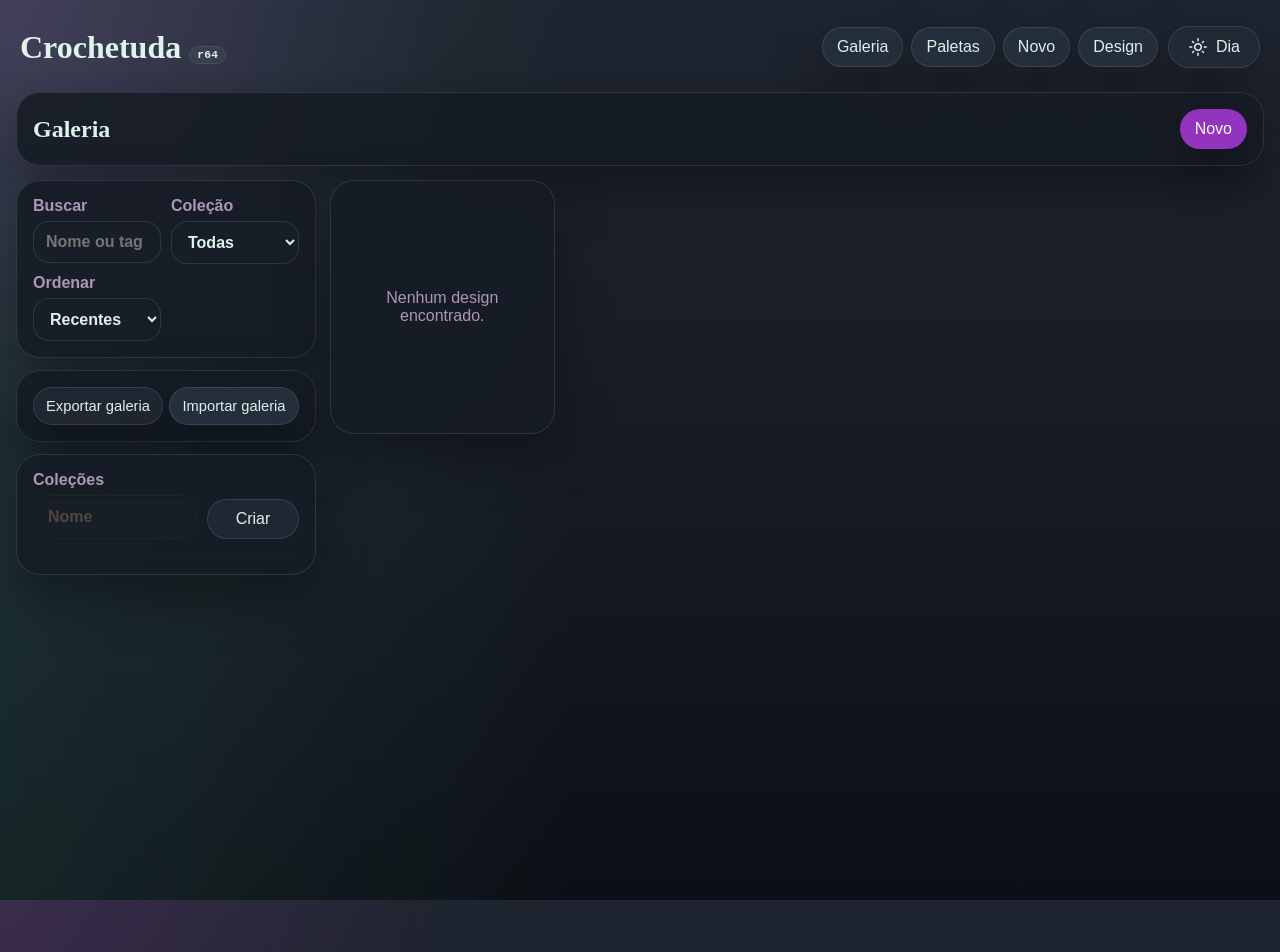
<file: index.html>
<!doctype html>
<html lang="pt-BR">
	<head>
		<meta charset="utf-8" />
		<meta name="viewport" content="width=device-width, initial-scale=1" />
		<meta name="text-scale" content="scale" />
		<meta name="theme-color" content="#131721" />
		<link href="./_app/immutable/entry/start.CYGemWx6.js" rel="modulepreload">
		<link href="./_app/immutable/chunks/9tPAQidC.js" rel="modulepreload">
		<link href="./_app/immutable/chunks/SqJtp4YX.js" rel="modulepreload">
		<link href="./_app/immutable/entry/app.KVUQH3b4.js" rel="modulepreload">
		<link href="./_app/immutable/chunks/CFKVnMbq.js" rel="modulepreload">
		<link href="./_app/immutable/nodes/0.D0LiRtcx.js" rel="modulepreload">
		<link href="./_app/immutable/chunks/BnUcy4lx.js" rel="modulepreload">
		<link href="./_app/immutable/chunks/-JSVccDP.js" rel="modulepreload">
		<link href="./_app/immutable/nodes/2.C3nIKOdk.js" rel="modulepreload">
		<link href="./_app/immutable/chunks/DUGKzs7b.js" rel="modulepreload">
		<link href="./_app/immutable/chunks/2nDCS_Zg.js" rel="modulepreload">
		<link href="./_app/immutable/chunks/C-Dj20di.js" rel="modulepreload">
		<!--12qhfyh--><meta name="description" content="De fazer crochê."/> <link rel="icon" href="data:image/svg+xml,%3csvg%20xmlns='http://www.w3.org/2000/svg'%20width='107'%20height='128'%20viewBox='0%200%20107%20128'%3e%3ctitle%3esvelte-logo%3c/title%3e%3cpath%20d='M94.157%2022.819c-10.4-14.885-30.94-19.297-45.792-9.835L22.282%2029.608A29.92%2029.92%200%200%200%208.764%2049.65a31.5%2031.5%200%200%200%203.108%2020.231%2030%2030%200%200%200-4.477%2011.183%2031.9%2031.9%200%200%200%205.448%2024.116c10.402%2014.887%2030.942%2019.297%2045.791%209.835l26.083-16.624A29.92%2029.92%200%200%200%2098.235%2078.35a31.53%2031.53%200%200%200-3.105-20.232%2030%2030%200%200%200%204.474-11.182%2031.88%2031.88%200%200%200-5.447-24.116'%20style='fill:%23ff3e00'/%3e%3cpath%20d='M45.817%20106.582a20.72%2020.72%200%200%201-22.237-8.243%2019.17%2019.17%200%200%201-3.277-14.503%2018%2018%200%200%201%20.624-2.435l.49-1.498%201.337.981a33.6%2033.6%200%200%200%2010.203%205.098l.97.294-.09.968a5.85%205.85%200%200%200%201.052%203.878%206.24%206.24%200%200%200%206.695%202.485%205.8%205.8%200%200%200%201.603-.704L69.27%2076.28a5.43%205.43%200%200%200%202.45-3.631%205.8%205.8%200%200%200-.987-4.371%206.24%206.24%200%200%200-6.698-2.487%205.7%205.7%200%200%200-1.6.704l-9.953%206.345a19%2019%200%200%201-5.296%202.326%2020.72%2020.72%200%200%201-22.237-8.243%2019.17%2019.17%200%200%201-3.277-14.502%2017.99%2017.99%200%200%201%208.13-12.052l26.081-16.623a19%2019%200%200%201%205.3-2.329%2020.72%2020.72%200%200%201%2022.237%208.243%2019.17%2019.17%200%200%201%203.277%2014.503%2018%2018%200%200%201-.624%202.435l-.49%201.498-1.337-.98a33.6%2033.6%200%200%200-10.203-5.1l-.97-.294.09-.968a5.86%205.86%200%200%200-1.052-3.878%206.24%206.24%200%200%200-6.696-2.485%205.8%205.8%200%200%200-1.602.704L37.73%2051.72a5.42%205.42%200%200%200-2.449%203.63%205.79%205.79%200%200%200%20.986%204.372%206.24%206.24%200%200%200%206.698%202.486%205.8%205.8%200%200%200%201.602-.704l9.952-6.342a19%2019%200%200%201%205.295-2.328%2020.72%2020.72%200%200%201%2022.237%208.242%2019.17%2019.17%200%200%201%203.277%2014.503%2018%2018%200%200%201-8.13%2012.053l-26.081%2016.622a19%2019%200%200%201-5.3%202.328'%20style='fill:%23fff'/%3e%3c/svg%3e"/><!----><title>Crochetuda</title>
		<link href="./_app/immutable/assets/0.DstYW2Iw.css" rel="stylesheet">
	</head>
	<body data-sveltekit-preload-data="hover">
		<div style="display: contents"><!--[--><!--[0--><!--[--><div class="shell"><header class="topbar"><div class="topbar-brand svelte-12qhfyh"><h1><a href="./">Crochetuda</a></h1> <span class="app-version-badge svelte-12qhfyh" title="Versão atual: r64">r64</span></div> <div class="topbar-actions"><!--[-1--><!--]--> <nav class="nav-links" aria-label="Navegação principal"><a href="./">Galeria</a> <a href="./paletas">Paletas</a> <a href="./novo">Novo</a> <a href="./editor">Design</a></nav> <button class="ghost-button theme-toggle" type="button" title="Ativar modo diurno" aria-label="Ativar modo diurno"><span class="material-symbol" style="font-size:20px;" aria-hidden="true">light_mode</span><!----> <span>Dia</span></button></div></header> <main class="page"><!--[--><div role="region" aria-label="Área para soltar imagem na galeria" class="drop-surface"><section class="panel compact-hero"><div><h2>Galeria</h2></div> <div class="hero-actions"><!--[-1--><!--]--> <a class="button-primary" href="./novo">Novo</a></div></section> <section class="gallery-layout"><aside class="gallery-sidebar"><article class="panel"><div class="field-grid field-grid--compact"><label>Buscar <input value="" placeholder="Nome ou tag"/></label> <label>Coleção <select><option value="todas" selected="">Todas</option><!--[--><!--]--></select></label> <label>Ordenar <select><option value="recentes" selected="">Recentes</option><option value="antigos">Antigos</option><option value="nome">Nome</option><option value="largura">Largura</option><option value="altura">Altura</option></select></label></div></article> <article class="panel"><div class="control-stack gallery-transfer-actions"><button class="button-secondary" type="button">Exportar galeria</button> <label class="file-button">Importar galeria <input type="file" accept="application/json"/></label></div></article> <article class="panel gallery-collections-panel"><div class="gallery-collections-create"><label>Coleções <input value="" placeholder="Nome"/></label> <button class="button-secondary gallery-collections-create__button" type="button">Criar</button></div> <div class="gallery-collections-list"><div class="collection-list"><!--[--><!--]--></div></div></article></aside> <section class="library-grid"><!--[0--><article class="panel empty-state"><p>Carregando...</p></article><!--]--></section></section> <!--[-1--><!--]--></div> <!--[-1--><!--]--> <!--[-1--><!--]--><!--]--><!----></main></div> <!--[-1--><!--]--> <!--[-1--><!--]--><!----><!--]--><!--]--> <!--[-1--><!--]--><!--]-->
			
			<script>
				{
					__sveltekit_1g6lz19 = {
						base: new URL(".", location).pathname.slice(0, -1),
						assets: "/crochetuda-app"
					};

					const element = document.currentScript.parentElement;

					Promise.all([
						import("./_app/immutable/entry/start.CYGemWx6.js"),
						import("./_app/immutable/entry/app.KVUQH3b4.js")
					]).then(([kit, app]) => {
						kit.start(app, element, {
							node_ids: [0, 2],
							data: [null,null],
							form: null,
							error: null
						});
					});
				}
			</script>
		</div>
	</body>
</html>
</file>
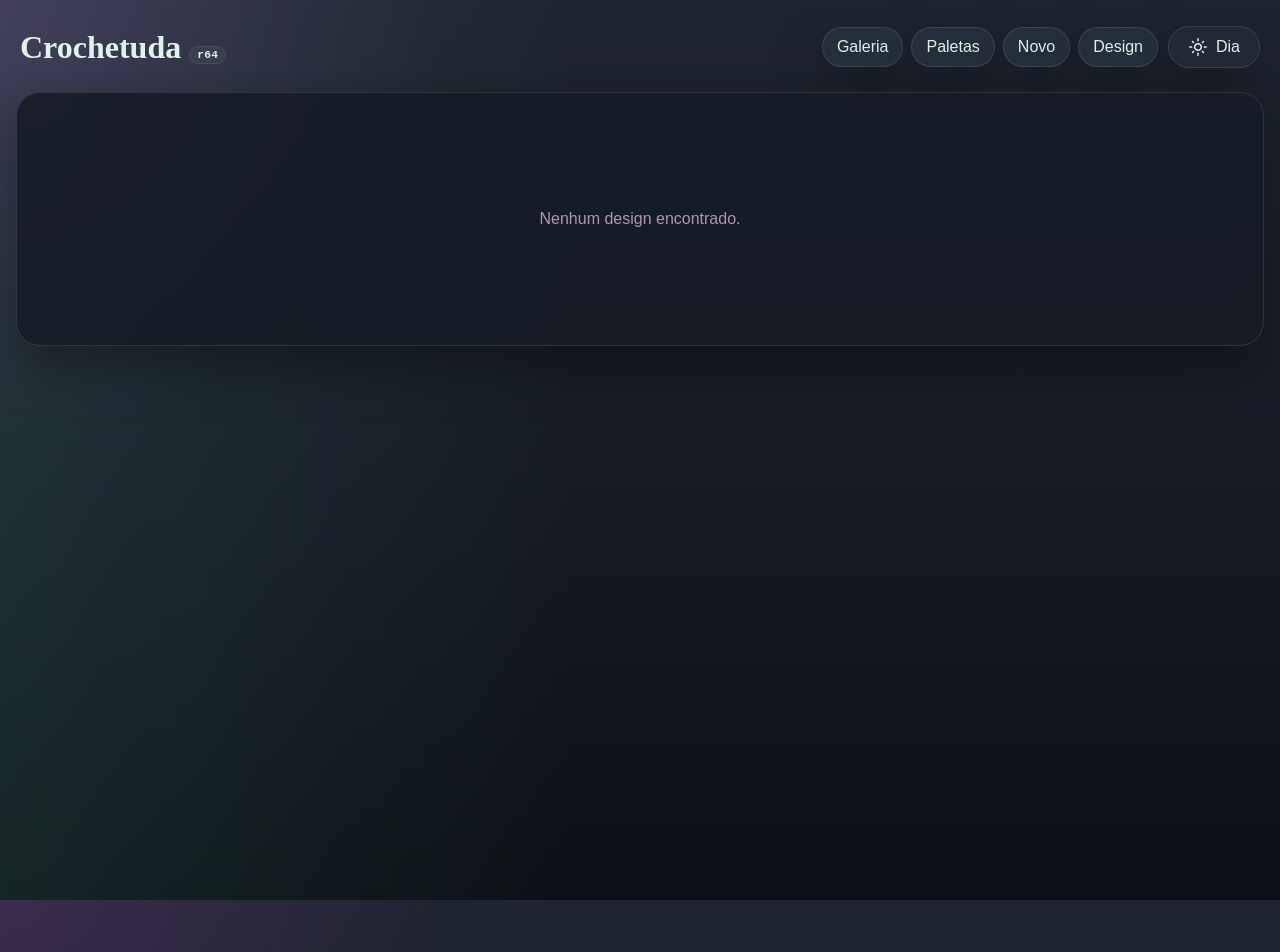
<file: editor.html>
<!doctype html>
<html lang="pt-BR">
	<head>
		<meta charset="utf-8" />
		<meta name="viewport" content="width=device-width, initial-scale=1" />
		<meta name="text-scale" content="scale" />
		<meta name="theme-color" content="#131721" />
		<link href="./_app/immutable/entry/start.CYGemWx6.js" rel="modulepreload">
		<link href="./_app/immutable/chunks/9tPAQidC.js" rel="modulepreload">
		<link href="./_app/immutable/chunks/SqJtp4YX.js" rel="modulepreload">
		<link href="./_app/immutable/entry/app.KVUQH3b4.js" rel="modulepreload">
		<link href="./_app/immutable/chunks/CFKVnMbq.js" rel="modulepreload">
		<link href="./_app/immutable/nodes/0.D0LiRtcx.js" rel="modulepreload">
		<link href="./_app/immutable/chunks/BnUcy4lx.js" rel="modulepreload">
		<link href="./_app/immutable/chunks/-JSVccDP.js" rel="modulepreload">
		<link href="./_app/immutable/nodes/3.4C9TfixT.js" rel="modulepreload">
		<link href="./_app/immutable/chunks/D1pXGpY1.js" rel="modulepreload">
		<link href="./_app/immutable/chunks/2nDCS_Zg.js" rel="modulepreload">
		<link href="./_app/immutable/chunks/D9SD2W9_.js" rel="modulepreload">
		<link href="./_app/immutable/chunks/t6IzOAyE.js" rel="modulepreload">
		<!--12qhfyh--><meta name="description" content="De fazer crochê."/> <link rel="icon" href="data:image/svg+xml,%3csvg%20xmlns='http://www.w3.org/2000/svg'%20width='107'%20height='128'%20viewBox='0%200%20107%20128'%3e%3ctitle%3esvelte-logo%3c/title%3e%3cpath%20d='M94.157%2022.819c-10.4-14.885-30.94-19.297-45.792-9.835L22.282%2029.608A29.92%2029.92%200%200%200%208.764%2049.65a31.5%2031.5%200%200%200%203.108%2020.231%2030%2030%200%200%200-4.477%2011.183%2031.9%2031.9%200%200%200%205.448%2024.116c10.402%2014.887%2030.942%2019.297%2045.791%209.835l26.083-16.624A29.92%2029.92%200%200%200%2098.235%2078.35a31.53%2031.53%200%200%200-3.105-20.232%2030%2030%200%200%200%204.474-11.182%2031.88%2031.88%200%200%200-5.447-24.116'%20style='fill:%23ff3e00'/%3e%3cpath%20d='M45.817%20106.582a20.72%2020.72%200%200%201-22.237-8.243%2019.17%2019.17%200%200%201-3.277-14.503%2018%2018%200%200%201%20.624-2.435l.49-1.498%201.337.981a33.6%2033.6%200%200%200%2010.203%205.098l.97.294-.09.968a5.85%205.85%200%200%200%201.052%203.878%206.24%206.24%200%200%200%206.695%202.485%205.8%205.8%200%200%200%201.603-.704L69.27%2076.28a5.43%205.43%200%200%200%202.45-3.631%205.8%205.8%200%200%200-.987-4.371%206.24%206.24%200%200%200-6.698-2.487%205.7%205.7%200%200%200-1.6.704l-9.953%206.345a19%2019%200%200%201-5.296%202.326%2020.72%2020.72%200%200%201-22.237-8.243%2019.17%2019.17%200%200%201-3.277-14.502%2017.99%2017.99%200%200%201%208.13-12.052l26.081-16.623a19%2019%200%200%201%205.3-2.329%2020.72%2020.72%200%200%201%2022.237%208.243%2019.17%2019.17%200%200%201%203.277%2014.503%2018%2018%200%200%201-.624%202.435l-.49%201.498-1.337-.98a33.6%2033.6%200%200%200-10.203-5.1l-.97-.294.09-.968a5.86%205.86%200%200%200-1.052-3.878%206.24%206.24%200%200%200-6.696-2.485%205.8%205.8%200%200%200-1.602.704L37.73%2051.72a5.42%205.42%200%200%200-2.449%203.63%205.79%205.79%200%200%200%20.986%204.372%206.24%206.24%200%200%200%206.698%202.486%205.8%205.8%200%200%200%201.602-.704l9.952-6.342a19%2019%200%200%201%205.295-2.328%2020.72%2020.72%200%200%201%2022.237%208.242%2019.17%2019.17%200%200%201%203.277%2014.503%2018%2018%200%200%201-8.13%2012.053l-26.081%2016.622a19%2019%200%200%201-5.3%202.328'%20style='fill:%23fff'/%3e%3c/svg%3e"/><!----><title>Crochetuda</title>
		<link href="./_app/immutable/assets/0.DstYW2Iw.css" rel="stylesheet">
		<link href="./_app/immutable/assets/PaletteEditor.BWYv8l5N.css" rel="stylesheet">
		<link href="./_app/immutable/assets/3.CNtRoMbW.css" rel="stylesheet">
	</head>
	<body data-sveltekit-preload-data="hover">
		<div style="display: contents"><!--[--><!--[0--><!--[--><div class="shell"><header class="topbar"><div class="topbar-brand svelte-12qhfyh"><h1><a href="./">Crochetuda</a></h1> <span class="app-version-badge svelte-12qhfyh" title="Versão atual: r64">r64</span></div> <div class="topbar-actions"><!--[-1--><!--]--> <nav class="nav-links" aria-label="Navegação principal"><a href="./">Galeria</a> <a href="./paletas">Paletas</a> <a href="./novo">Novo</a> <a href="./editor">Design</a></nav> <button class="ghost-button theme-toggle" type="button" title="Ativar modo diurno" aria-label="Ativar modo diurno"><span class="material-symbol" style="font-size:20px;" aria-hidden="true">light_mode</span><!----> <span>Dia</span></button></div></header> <main class="page"><!--[--><!--[0--><section class="panel empty-state"><p>Carregando...</p></section><!--]--> <!--[-1--><!--]--> <!--[-1--><!--]--><!--]--><!----></main></div> <!--[-1--><!--]--> <!--[-1--><!--]--><!----><!--]--><!--]--> <!--[-1--><!--]--><!--]-->
			
			<script>
				{
					__sveltekit_1g6lz19 = {
						base: new URL(".", location).pathname.slice(0, -1),
						assets: "/crochetuda-app"
					};

					const element = document.currentScript.parentElement;

					Promise.all([
						import("./_app/immutable/entry/start.CYGemWx6.js"),
						import("./_app/immutable/entry/app.KVUQH3b4.js")
					]).then(([kit, app]) => {
						kit.start(app, element, {
							node_ids: [0, 3],
							data: [null,null],
							form: null,
							error: null
						});
					});
				}
			</script>
		</div>
	</body>
</html>
</file>
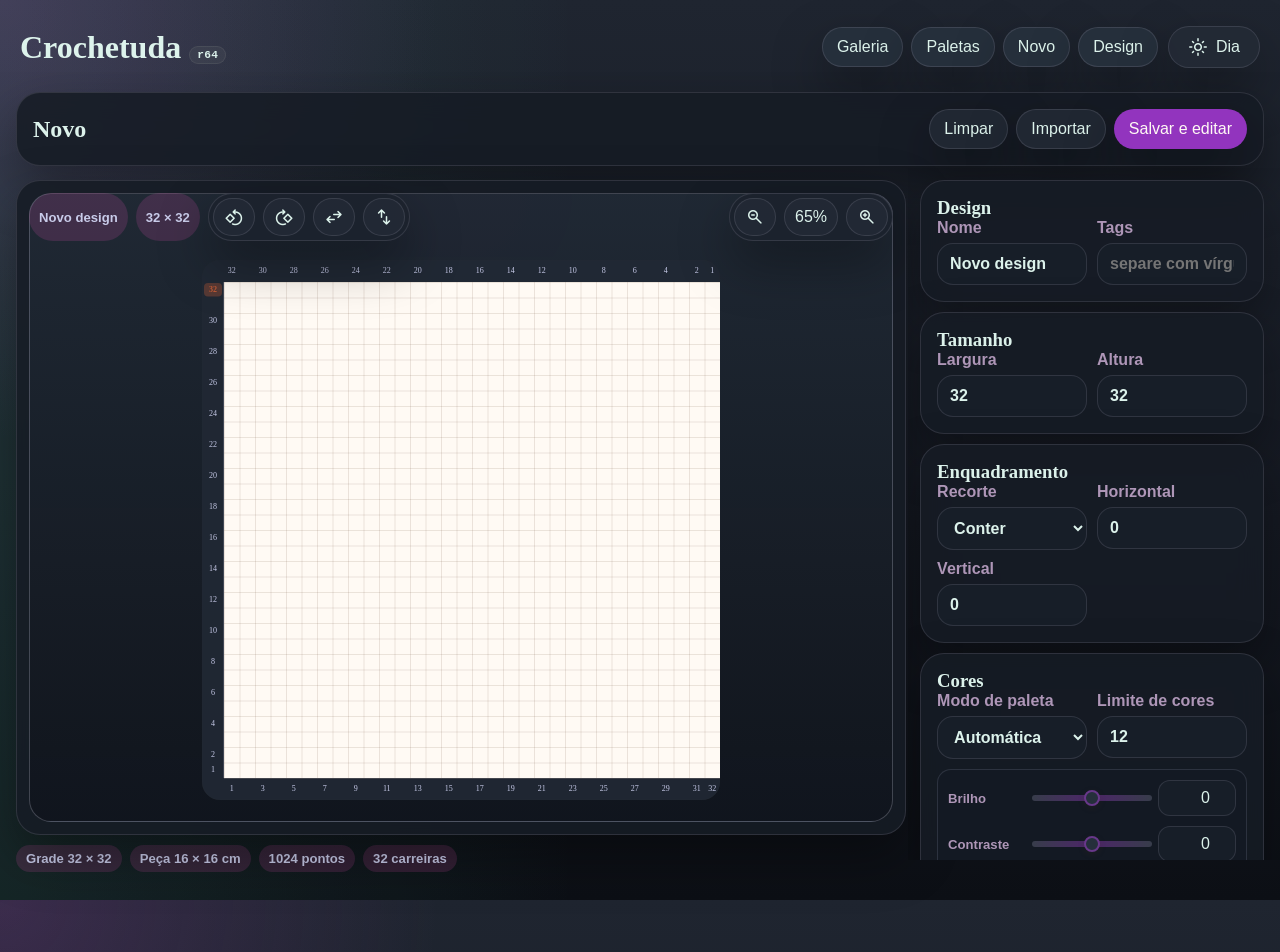
<file: importar.html>
<!doctype html>
<html lang="pt-BR">
	<head>
		<meta charset="utf-8" />
		<meta name="viewport" content="width=device-width, initial-scale=1" />
		<meta name="text-scale" content="scale" />
		<meta name="theme-color" content="#131721" />
		<link href="./_app/immutable/entry/start.CYGemWx6.js" rel="modulepreload">
		<link href="./_app/immutable/chunks/9tPAQidC.js" rel="modulepreload">
		<link href="./_app/immutable/chunks/SqJtp4YX.js" rel="modulepreload">
		<link href="./_app/immutable/entry/app.KVUQH3b4.js" rel="modulepreload">
		<link href="./_app/immutable/chunks/CFKVnMbq.js" rel="modulepreload">
		<link href="./_app/immutable/nodes/0.D0LiRtcx.js" rel="modulepreload">
		<link href="./_app/immutable/chunks/BnUcy4lx.js" rel="modulepreload">
		<link href="./_app/immutable/chunks/-JSVccDP.js" rel="modulepreload">
		<link href="./_app/immutable/nodes/4.B1a3IK25.js" rel="modulepreload">
		<link href="./_app/immutable/chunks/CDEzPagV.js" rel="modulepreload">
		<link href="./_app/immutable/chunks/DUGKzs7b.js" rel="modulepreload">
		<link href="./_app/immutable/chunks/D1pXGpY1.js" rel="modulepreload">
		<link href="./_app/immutable/chunks/2nDCS_Zg.js" rel="modulepreload">
		<link href="./_app/immutable/chunks/t6IzOAyE.js" rel="modulepreload">
		<!--12qhfyh--><meta name="description" content="De fazer crochê."/> <link rel="icon" href="data:image/svg+xml,%3csvg%20xmlns='http://www.w3.org/2000/svg'%20width='107'%20height='128'%20viewBox='0%200%20107%20128'%3e%3ctitle%3esvelte-logo%3c/title%3e%3cpath%20d='M94.157%2022.819c-10.4-14.885-30.94-19.297-45.792-9.835L22.282%2029.608A29.92%2029.92%200%200%200%208.764%2049.65a31.5%2031.5%200%200%200%203.108%2020.231%2030%2030%200%200%200-4.477%2011.183%2031.9%2031.9%200%200%200%205.448%2024.116c10.402%2014.887%2030.942%2019.297%2045.791%209.835l26.083-16.624A29.92%2029.92%200%200%200%2098.235%2078.35a31.53%2031.53%200%200%200-3.105-20.232%2030%2030%200%200%200%204.474-11.182%2031.88%2031.88%200%200%200-5.447-24.116'%20style='fill:%23ff3e00'/%3e%3cpath%20d='M45.817%20106.582a20.72%2020.72%200%200%201-22.237-8.243%2019.17%2019.17%200%200%201-3.277-14.503%2018%2018%200%200%201%20.624-2.435l.49-1.498%201.337.981a33.6%2033.6%200%200%200%2010.203%205.098l.97.294-.09.968a5.85%205.85%200%200%200%201.052%203.878%206.24%206.24%200%200%200%206.695%202.485%205.8%205.8%200%200%200%201.603-.704L69.27%2076.28a5.43%205.43%200%200%200%202.45-3.631%205.8%205.8%200%200%200-.987-4.371%206.24%206.24%200%200%200-6.698-2.487%205.7%205.7%200%200%200-1.6.704l-9.953%206.345a19%2019%200%200%201-5.296%202.326%2020.72%2020.72%200%200%201-22.237-8.243%2019.17%2019.17%200%200%201-3.277-14.502%2017.99%2017.99%200%200%201%208.13-12.052l26.081-16.623a19%2019%200%200%201%205.3-2.329%2020.72%2020.72%200%200%201%2022.237%208.243%2019.17%2019.17%200%200%201%203.277%2014.503%2018%2018%200%200%201-.624%202.435l-.49%201.498-1.337-.98a33.6%2033.6%200%200%200-10.203-5.1l-.97-.294.09-.968a5.86%205.86%200%200%200-1.052-3.878%206.24%206.24%200%200%200-6.696-2.485%205.8%205.8%200%200%200-1.602.704L37.73%2051.72a5.42%205.42%200%200%200-2.449%203.63%205.79%205.79%200%200%200%20.986%204.372%206.24%206.24%200%200%200%206.698%202.486%205.8%205.8%200%200%200%201.602-.704l9.952-6.342a19%2019%200%200%201%205.295-2.328%2020.72%2020.72%200%200%201%2022.237%208.242%2019.17%2019.17%200%200%201%203.277%2014.503%2018%2018%200%200%201-8.13%2012.053l-26.081%2016.622a19%2019%200%200%201-5.3%202.328'%20style='fill:%23fff'/%3e%3c/svg%3e"/><!----><title>Crochetuda</title>
		<link href="./_app/immutable/assets/0.DstYW2Iw.css" rel="stylesheet">
	</head>
	<body data-sveltekit-preload-data="hover">
		<div style="display: contents"><!--[--><!--[0--><!--[--><div class="shell"><header class="topbar"><div class="topbar-brand svelte-12qhfyh"><h1><a href="./">Crochetuda</a></h1> <span class="app-version-badge svelte-12qhfyh" title="Versão atual: r64">r64</span></div> <div class="topbar-actions"><!--[-1--><!--]--> <nav class="nav-links" aria-label="Navegação principal"><a href="./">Galeria</a> <a href="./paletas">Paletas</a> <a href="./novo">Novo</a> <a href="./editor">Design</a></nav> <button class="ghost-button theme-toggle" type="button" title="Ativar modo diurno" aria-label="Ativar modo diurno"><span class="material-symbol" style="font-size:20px;" aria-hidden="true">light_mode</span><!----> <span>Dia</span></button></div></header> <main class="page"><!--[--><div class="workspace-screen drop-surface" role="region" aria-label="Área para soltar arquivo no importador"><section class="panel compact-hero"><div><h2>Novo</h2></div> <div class="hero-actions"><!--[-1--><!--]--> <button class="button-secondary" type="button">Limpar</button> <button class="button-secondary" type="button">Importar</button> <button class="button-primary" type="button">Salvar e editar</button> <input class="sr-only" type="file" accept="image/*,application/json,.json"/></div></section> <section class="workspace-layout workspace-layout--wide"><div class="workspace-stack workspace-stack--tight"><!----><article class="panel canvas-shell canvas-shell--immersive"><div class="canvas-overlay canvas-overlay--top"><div class="canvas-chip-row"><span class="status-chip" title="Novo design">Novo design</span> <span class="status-chip">32 × 32</span> <!--[-1--><!--]--> <!--[0--><div class="mini-toggle"><!--[0--><button type="button" class="icon-button" title="Rotacionar 90° CCW" aria-label="Rotacionar 90° CCW"><span class="material-symbol" style="font-size:20px;" aria-hidden="true">rotate_90_degrees_ccw</span><!----></button> <button type="button" class="icon-button" title="Rotacionar 90° CW" aria-label="Rotacionar 90° CW"><span class="material-symbol" style="font-size:20px;" aria-hidden="true">rotate_90_degrees_cw</span><!----></button><!--]--> <!--[0--><button type="button" class="icon-button" title="Espelhar horizontalmente" aria-label="Espelhar horizontalmente"><span class="material-symbol" style="font-size:20px;" aria-hidden="true">swap_horiz</span><!----></button><!--]--> <!--[0--><button type="button" class="icon-button" title="Espelhar verticalmente" aria-label="Espelhar verticalmente"><span class="material-symbol" style="font-size:20px;" aria-hidden="true">swap_vert</span><!----></button><!--]--></div><!--]--></div> <div class="canvas-toolbar"><!--[-1--><!--]--> <!--[-1--><!--]--> <div class="mini-toolbar"><button type="button" class="icon-button" title="Afastar" aria-label="Afastar"><span class="material-symbol" style="font-size:20px;" aria-hidden="true">zoom_out</span><!----></button> <button type="button" title="Ajustar zoom" aria-label="Ajustar zoom">75%</button> <button type="button" class="icon-button" title="Aproximar" aria-label="Aproximar"><span class="material-symbol" style="font-size:20px;" aria-hidden="true">zoom_in</span><!----></button></div></div></div> <div class="canvas-frame canvas-frame--viewport" style="--canvas-content-height:616.2352941176471px;" role="application" tabindex="-1" aria-label="Área interativa da grade do design"><div class="canvas-stage-wrap"><div class="canvas-stage" style="width:594.2352941176471px;height:616.2352941176471px;transform:translate(0px, 0px);"><!--[-1--><!--]--> <canvas aria-label="Visualização da grade do design"></canvas> <!--[-1--><!--]--> <!--[-1--><!--]--> <!--[-1--><!--]--> <!--[-1--><!--]--> <!--[-1--><!--]--></div></div></div> <!--[-1--><!--]--> <!--[-1--><!--]--> <!--[-1--><!--]--></article><!----> <section class="metric-strip"><span class="status-chip">Grade 32 × 32</span> <span class="status-chip">Peça 16 × 16 cm</span> <span class="status-chip">1024 pontos</span> <span class="status-chip">32 carreiras</span> <!--[-1--><!--]--></section></div> <aside class="workspace-sidebar workspace-sidebar--compact"><article class="panel control-panel"><h3>Design</h3> <div class="field-grid field-grid--compact"><label>Nome <input value="Novo design" placeholder="Nome do design"/></label> <label>Tags <input value="" placeholder="separe com vírgulas"/></label></div> <!--[-1--><!--]--></article> <article class="panel control-panel"><h3>Tamanho</h3> <div class="field-grid field-grid--compact"><label>Largura <input type="number" min="1" step="1" value="32"/></label> <label>Altura <input type="number" min="1" step="1" value="32"/></label></div></article> <article class="panel control-panel"><h3>Enquadramento</h3> <div class="field-grid field-grid--compact"><label>Recorte <select><option value="preservar-area" selected="">Conter</option><option value="preencher-area">Preencher</option></select></label> <label>Horizontal <input type="number" step="1" value="0"/></label> <label>Vertical <input type="number" step="1" value="0"/></label></div></article> <article class="panel control-panel"><h3>Cores</h3> <div class="field-grid field-grid--compact"><label>Modo de paleta <select><option value="automatica" selected="">Automática</option><option value="manual">Manual</option><option value="salva">Pré-definida</option></select></label> <!--[0--><label>Limite de cores <input type="number" min="2" max="64" step="1" value="12"/></label><!--]--> <!--[-1--><!--]--></div> <!--[0--><div class="tone-controls" aria-label="Ajustes de brilho e contraste"><div class="tone-controls__row"><span class="tone-controls__label">Brilho</span> <input class="tone-controls__slider" type="range" min="-100" max="100" step="1" value="0" aria-label="Ajustar brilho"/> <input class="tone-controls__number" type="number" min="-100" max="100" step="1" value="0" aria-label="Brilho em porcentagem"/></div> <div class="tone-controls__row"><span class="tone-controls__label">Contraste</span> <input class="tone-controls__slider" type="range" min="-100" max="100" step="1" value="0" aria-label="Ajustar contraste"/> <input class="tone-controls__number" type="number" min="-100" max="100" step="1" value="0" aria-label="Contraste em porcentagem"/></div> <div class="tone-controls__row"><span class="tone-controls__label">Posterização</span> <input class="tone-controls__slider" type="range" min="0" max="32" step="1" value="0" aria-label="Ajustar posterização"/> <input class="tone-controls__number" type="number" min="0" max="32" step="1" value="0" aria-label="Níveis de posterização"/></div> <div class="tone-controls__footer"></div></div><!--]--></article> <article class="panel control-panel"><h3>Paleta</h3> <div class="palette-strip palette-strip--sidebar"><!--[--><div class="palette-strip__item"><label class="palette-swatch-control" title="Editar Fundo"><span class="swatch swatch--large" style="background:#fffaf4"></span> <input type="color" value="#fffaf4"/></label> <!--[0--><input class="palette-strip__label-input" value="Fundo" aria-label="Nome da Fundo"/><!--]--> <!--[-1--><!--]--></div><div class="palette-strip__item"><label class="palette-swatch-control" title="Editar Contraste"><span class="swatch swatch--large" style="background:#bf5a36"></span> <input type="color" value="#bf5a36"/></label> <!--[0--><input class="palette-strip__label-input" value="Contraste" aria-label="Nome da Contraste"/><!--]--> <!--[-1--><!--]--></div><!--]--> <!--[-1--><!--]--></div></article></aside></section> <!--[-1--><!--]--> <!--[-1--><!--]--> <!--[-1--><!--]--></div><!--]--><!----></main></div> <!--[-1--><!--]--> <!--[-1--><!--]--><!----><!--]--><!--]--> <!--[-1--><!--]--><!--]-->
			
			<script>
				{
					__sveltekit_1g6lz19 = {
						base: new URL(".", location).pathname.slice(0, -1),
						assets: "/crochetuda-app"
					};

					const element = document.currentScript.parentElement;

					Promise.all([
						import("./_app/immutable/entry/start.CYGemWx6.js"),
						import("./_app/immutable/entry/app.KVUQH3b4.js")
					]).then(([kit, app]) => {
						kit.start(app, element, {
							node_ids: [0, 4],
							data: [null,null],
							form: null,
							error: null
						});
					});
				}
			</script>
		</div>
	</body>
</html>
</file>
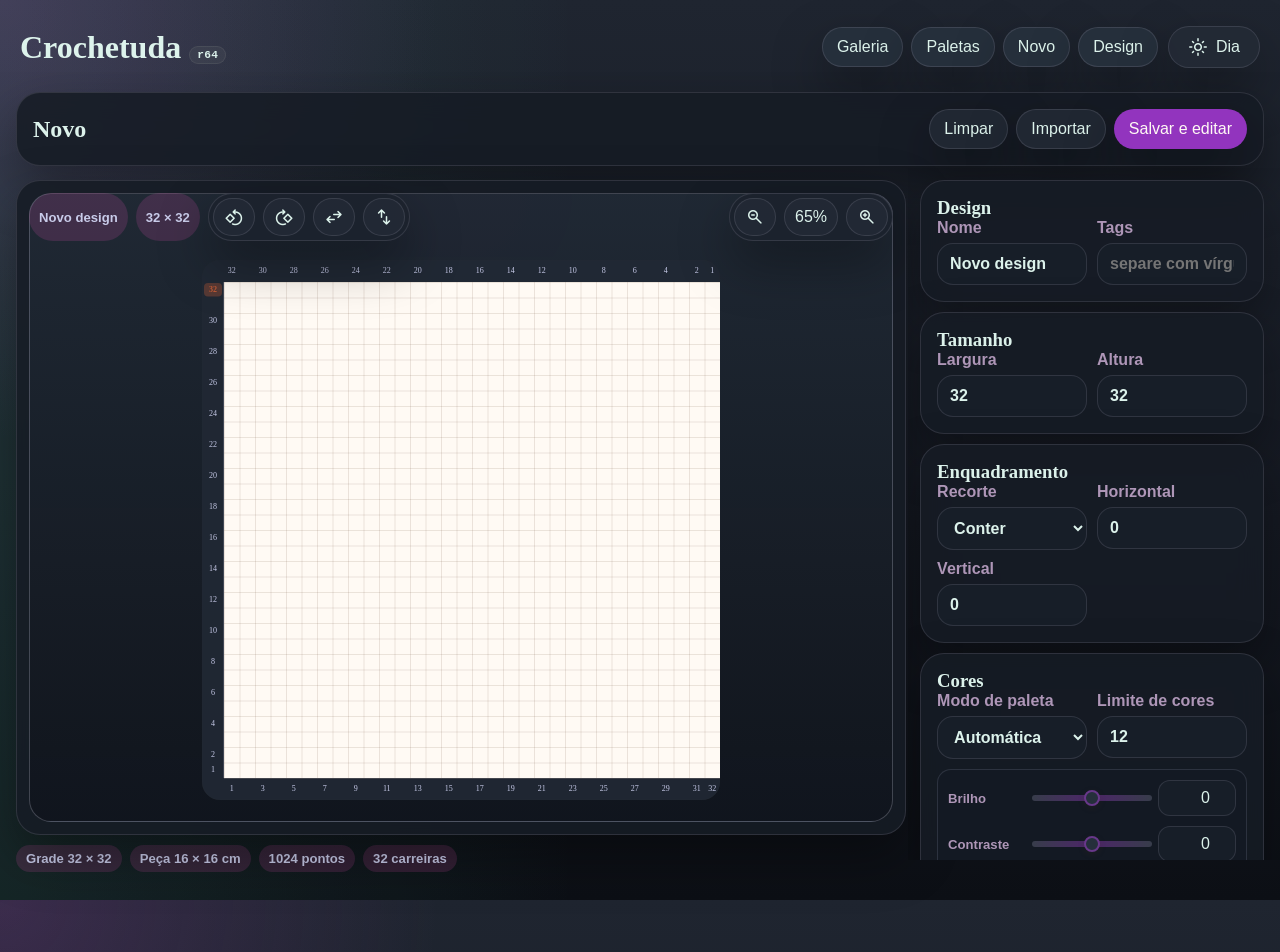
<file: novo.html>
<!doctype html>
<html lang="pt-BR">
	<head>
		<meta charset="utf-8" />
		<meta name="viewport" content="width=device-width, initial-scale=1" />
		<meta name="text-scale" content="scale" />
		<meta name="theme-color" content="#131721" />
		<link href="./_app/immutable/entry/start.CYGemWx6.js" rel="modulepreload">
		<link href="./_app/immutable/chunks/9tPAQidC.js" rel="modulepreload">
		<link href="./_app/immutable/chunks/SqJtp4YX.js" rel="modulepreload">
		<link href="./_app/immutable/entry/app.KVUQH3b4.js" rel="modulepreload">
		<link href="./_app/immutable/chunks/CFKVnMbq.js" rel="modulepreload">
		<link href="./_app/immutable/nodes/0.D0LiRtcx.js" rel="modulepreload">
		<link href="./_app/immutable/chunks/BnUcy4lx.js" rel="modulepreload">
		<link href="./_app/immutable/chunks/-JSVccDP.js" rel="modulepreload">
		<link href="./_app/immutable/nodes/5.zbGmdxAp.js" rel="modulepreload">
		<link href="./_app/immutable/chunks/CDEzPagV.js" rel="modulepreload">
		<link href="./_app/immutable/chunks/DUGKzs7b.js" rel="modulepreload">
		<link href="./_app/immutable/chunks/D1pXGpY1.js" rel="modulepreload">
		<link href="./_app/immutable/chunks/2nDCS_Zg.js" rel="modulepreload">
		<link href="./_app/immutable/chunks/t6IzOAyE.js" rel="modulepreload">
		<!--12qhfyh--><meta name="description" content="De fazer crochê."/> <link rel="icon" href="data:image/svg+xml,%3csvg%20xmlns='http://www.w3.org/2000/svg'%20width='107'%20height='128'%20viewBox='0%200%20107%20128'%3e%3ctitle%3esvelte-logo%3c/title%3e%3cpath%20d='M94.157%2022.819c-10.4-14.885-30.94-19.297-45.792-9.835L22.282%2029.608A29.92%2029.92%200%200%200%208.764%2049.65a31.5%2031.5%200%200%200%203.108%2020.231%2030%2030%200%200%200-4.477%2011.183%2031.9%2031.9%200%200%200%205.448%2024.116c10.402%2014.887%2030.942%2019.297%2045.791%209.835l26.083-16.624A29.92%2029.92%200%200%200%2098.235%2078.35a31.53%2031.53%200%200%200-3.105-20.232%2030%2030%200%200%200%204.474-11.182%2031.88%2031.88%200%200%200-5.447-24.116'%20style='fill:%23ff3e00'/%3e%3cpath%20d='M45.817%20106.582a20.72%2020.72%200%200%201-22.237-8.243%2019.17%2019.17%200%200%201-3.277-14.503%2018%2018%200%200%201%20.624-2.435l.49-1.498%201.337.981a33.6%2033.6%200%200%200%2010.203%205.098l.97.294-.09.968a5.85%205.85%200%200%200%201.052%203.878%206.24%206.24%200%200%200%206.695%202.485%205.8%205.8%200%200%200%201.603-.704L69.27%2076.28a5.43%205.43%200%200%200%202.45-3.631%205.8%205.8%200%200%200-.987-4.371%206.24%206.24%200%200%200-6.698-2.487%205.7%205.7%200%200%200-1.6.704l-9.953%206.345a19%2019%200%200%201-5.296%202.326%2020.72%2020.72%200%200%201-22.237-8.243%2019.17%2019.17%200%200%201-3.277-14.502%2017.99%2017.99%200%200%201%208.13-12.052l26.081-16.623a19%2019%200%200%201%205.3-2.329%2020.72%2020.72%200%200%201%2022.237%208.243%2019.17%2019.17%200%200%201%203.277%2014.503%2018%2018%200%200%201-.624%202.435l-.49%201.498-1.337-.98a33.6%2033.6%200%200%200-10.203-5.1l-.97-.294.09-.968a5.86%205.86%200%200%200-1.052-3.878%206.24%206.24%200%200%200-6.696-2.485%205.8%205.8%200%200%200-1.602.704L37.73%2051.72a5.42%205.42%200%200%200-2.449%203.63%205.79%205.79%200%200%200%20.986%204.372%206.24%206.24%200%200%200%206.698%202.486%205.8%205.8%200%200%200%201.602-.704l9.952-6.342a19%2019%200%200%201%205.295-2.328%2020.72%2020.72%200%200%201%2022.237%208.242%2019.17%2019.17%200%200%201%203.277%2014.503%2018%2018%200%200%201-8.13%2012.053l-26.081%2016.622a19%2019%200%200%201-5.3%202.328'%20style='fill:%23fff'/%3e%3c/svg%3e"/><!----><title>Crochetuda</title>
		<link href="./_app/immutable/assets/0.DstYW2Iw.css" rel="stylesheet">
	</head>
	<body data-sveltekit-preload-data="hover">
		<div style="display: contents"><!--[--><!--[0--><!--[--><div class="shell"><header class="topbar"><div class="topbar-brand svelte-12qhfyh"><h1><a href="./">Crochetuda</a></h1> <span class="app-version-badge svelte-12qhfyh" title="Versão atual: r64">r64</span></div> <div class="topbar-actions"><!--[-1--><!--]--> <nav class="nav-links" aria-label="Navegação principal"><a href="./">Galeria</a> <a href="./paletas">Paletas</a> <a href="./novo">Novo</a> <a href="./editor">Design</a></nav> <button class="ghost-button theme-toggle" type="button" title="Ativar modo diurno" aria-label="Ativar modo diurno"><span class="material-symbol" style="font-size:20px;" aria-hidden="true">light_mode</span><!----> <span>Dia</span></button></div></header> <main class="page"><!--[--><div class="workspace-screen drop-surface" role="region" aria-label="Área para soltar arquivo no importador"><section class="panel compact-hero"><div><h2>Novo</h2></div> <div class="hero-actions"><!--[-1--><!--]--> <button class="button-secondary" type="button">Limpar</button> <button class="button-secondary" type="button">Importar</button> <button class="button-primary" type="button">Salvar e editar</button> <input class="sr-only" type="file" accept="image/*,application/json,.json"/></div></section> <section class="workspace-layout workspace-layout--wide"><div class="workspace-stack workspace-stack--tight"><!----><article class="panel canvas-shell canvas-shell--immersive"><div class="canvas-overlay canvas-overlay--top"><div class="canvas-chip-row"><span class="status-chip" title="Novo design">Novo design</span> <span class="status-chip">32 × 32</span> <!--[-1--><!--]--> <!--[0--><div class="mini-toggle"><!--[0--><button type="button" class="icon-button" title="Rotacionar 90° CCW" aria-label="Rotacionar 90° CCW"><span class="material-symbol" style="font-size:20px;" aria-hidden="true">rotate_90_degrees_ccw</span><!----></button> <button type="button" class="icon-button" title="Rotacionar 90° CW" aria-label="Rotacionar 90° CW"><span class="material-symbol" style="font-size:20px;" aria-hidden="true">rotate_90_degrees_cw</span><!----></button><!--]--> <!--[0--><button type="button" class="icon-button" title="Espelhar horizontalmente" aria-label="Espelhar horizontalmente"><span class="material-symbol" style="font-size:20px;" aria-hidden="true">swap_horiz</span><!----></button><!--]--> <!--[0--><button type="button" class="icon-button" title="Espelhar verticalmente" aria-label="Espelhar verticalmente"><span class="material-symbol" style="font-size:20px;" aria-hidden="true">swap_vert</span><!----></button><!--]--></div><!--]--></div> <div class="canvas-toolbar"><!--[-1--><!--]--> <!--[-1--><!--]--> <div class="mini-toolbar"><button type="button" class="icon-button" title="Afastar" aria-label="Afastar"><span class="material-symbol" style="font-size:20px;" aria-hidden="true">zoom_out</span><!----></button> <button type="button" title="Ajustar zoom" aria-label="Ajustar zoom">75%</button> <button type="button" class="icon-button" title="Aproximar" aria-label="Aproximar"><span class="material-symbol" style="font-size:20px;" aria-hidden="true">zoom_in</span><!----></button></div></div></div> <div class="canvas-frame canvas-frame--viewport" style="--canvas-content-height:616.2352941176471px;" role="application" tabindex="-1" aria-label="Área interativa da grade do design"><div class="canvas-stage-wrap"><div class="canvas-stage" style="width:594.2352941176471px;height:616.2352941176471px;transform:translate(0px, 0px);"><!--[-1--><!--]--> <canvas aria-label="Visualização da grade do design"></canvas> <!--[-1--><!--]--> <!--[-1--><!--]--> <!--[-1--><!--]--> <!--[-1--><!--]--> <!--[-1--><!--]--></div></div></div> <!--[-1--><!--]--> <!--[-1--><!--]--> <!--[-1--><!--]--></article><!----> <section class="metric-strip"><span class="status-chip">Grade 32 × 32</span> <span class="status-chip">Peça 16 × 16 cm</span> <span class="status-chip">1024 pontos</span> <span class="status-chip">32 carreiras</span> <!--[-1--><!--]--></section></div> <aside class="workspace-sidebar workspace-sidebar--compact"><article class="panel control-panel"><h3>Design</h3> <div class="field-grid field-grid--compact"><label>Nome <input value="Novo design" placeholder="Nome do design"/></label> <label>Tags <input value="" placeholder="separe com vírgulas"/></label></div> <!--[-1--><!--]--></article> <article class="panel control-panel"><h3>Tamanho</h3> <div class="field-grid field-grid--compact"><label>Largura <input type="number" min="1" step="1" value="32"/></label> <label>Altura <input type="number" min="1" step="1" value="32"/></label></div></article> <article class="panel control-panel"><h3>Enquadramento</h3> <div class="field-grid field-grid--compact"><label>Recorte <select><option value="preservar-area" selected="">Conter</option><option value="preencher-area">Preencher</option></select></label> <label>Horizontal <input type="number" step="1" value="0"/></label> <label>Vertical <input type="number" step="1" value="0"/></label></div></article> <article class="panel control-panel"><h3>Cores</h3> <div class="field-grid field-grid--compact"><label>Modo de paleta <select><option value="automatica" selected="">Automática</option><option value="manual">Manual</option><option value="salva">Pré-definida</option></select></label> <!--[0--><label>Limite de cores <input type="number" min="2" max="64" step="1" value="12"/></label><!--]--> <!--[-1--><!--]--></div> <!--[0--><div class="tone-controls" aria-label="Ajustes de brilho e contraste"><div class="tone-controls__row"><span class="tone-controls__label">Brilho</span> <input class="tone-controls__slider" type="range" min="-100" max="100" step="1" value="0" aria-label="Ajustar brilho"/> <input class="tone-controls__number" type="number" min="-100" max="100" step="1" value="0" aria-label="Brilho em porcentagem"/></div> <div class="tone-controls__row"><span class="tone-controls__label">Contraste</span> <input class="tone-controls__slider" type="range" min="-100" max="100" step="1" value="0" aria-label="Ajustar contraste"/> <input class="tone-controls__number" type="number" min="-100" max="100" step="1" value="0" aria-label="Contraste em porcentagem"/></div> <div class="tone-controls__row"><span class="tone-controls__label">Posterização</span> <input class="tone-controls__slider" type="range" min="0" max="32" step="1" value="0" aria-label="Ajustar posterização"/> <input class="tone-controls__number" type="number" min="0" max="32" step="1" value="0" aria-label="Níveis de posterização"/></div> <div class="tone-controls__footer"></div></div><!--]--></article> <article class="panel control-panel"><h3>Paleta</h3> <div class="palette-strip palette-strip--sidebar"><!--[--><div class="palette-strip__item"><label class="palette-swatch-control" title="Editar Fundo"><span class="swatch swatch--large" style="background:#fffaf4"></span> <input type="color" value="#fffaf4"/></label> <!--[0--><input class="palette-strip__label-input" value="Fundo" aria-label="Nome da Fundo"/><!--]--> <!--[-1--><!--]--></div><div class="palette-strip__item"><label class="palette-swatch-control" title="Editar Contraste"><span class="swatch swatch--large" style="background:#bf5a36"></span> <input type="color" value="#bf5a36"/></label> <!--[0--><input class="palette-strip__label-input" value="Contraste" aria-label="Nome da Contraste"/><!--]--> <!--[-1--><!--]--></div><!--]--> <!--[-1--><!--]--></div></article></aside></section> <!--[-1--><!--]--> <!--[-1--><!--]--> <!--[-1--><!--]--></div><!--]--><!----></main></div> <!--[-1--><!--]--> <!--[-1--><!--]--><!----><!--]--><!--]--> <!--[-1--><!--]--><!--]-->
			
			<script>
				{
					__sveltekit_1g6lz19 = {
						base: new URL(".", location).pathname.slice(0, -1),
						assets: "/crochetuda-app"
					};

					const element = document.currentScript.parentElement;

					Promise.all([
						import("./_app/immutable/entry/start.CYGemWx6.js"),
						import("./_app/immutable/entry/app.KVUQH3b4.js")
					]).then(([kit, app]) => {
						kit.start(app, element, {
							node_ids: [0, 5],
							data: [null,null],
							form: null,
							error: null
						});
					});
				}
			</script>
		</div>
	</body>
</html>
</file>
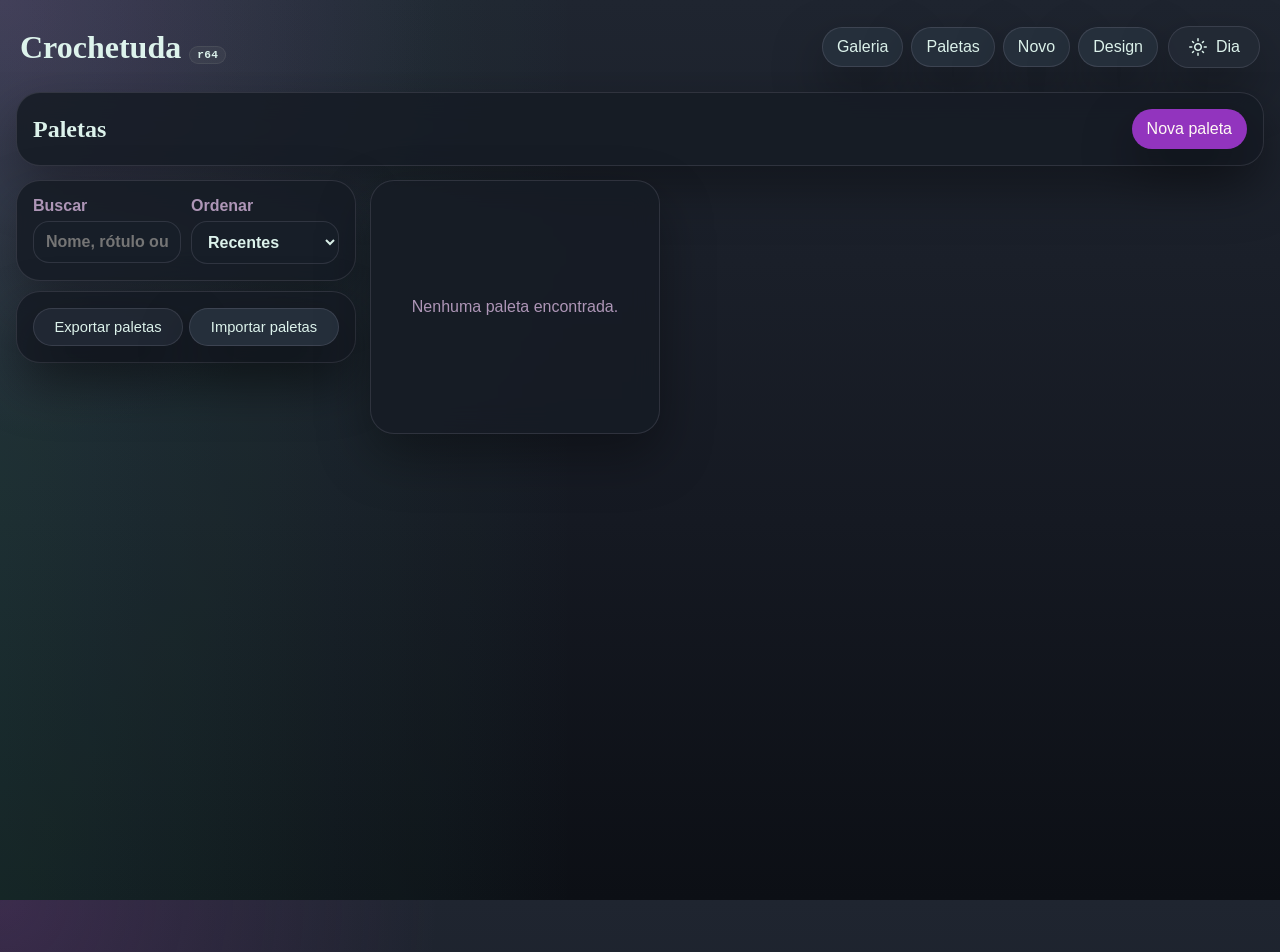
<file: paletas.html>
<!doctype html>
<html lang="pt-BR">
	<head>
		<meta charset="utf-8" />
		<meta name="viewport" content="width=device-width, initial-scale=1" />
		<meta name="text-scale" content="scale" />
		<meta name="theme-color" content="#131721" />
		<link href="./_app/immutable/entry/start.CYGemWx6.js" rel="modulepreload">
		<link href="./_app/immutable/chunks/9tPAQidC.js" rel="modulepreload">
		<link href="./_app/immutable/chunks/SqJtp4YX.js" rel="modulepreload">
		<link href="./_app/immutable/entry/app.KVUQH3b4.js" rel="modulepreload">
		<link href="./_app/immutable/chunks/CFKVnMbq.js" rel="modulepreload">
		<link href="./_app/immutable/nodes/0.D0LiRtcx.js" rel="modulepreload">
		<link href="./_app/immutable/chunks/BnUcy4lx.js" rel="modulepreload">
		<link href="./_app/immutable/chunks/-JSVccDP.js" rel="modulepreload">
		<link href="./_app/immutable/nodes/6.CVzUnJnK.js" rel="modulepreload">
		<link href="./_app/immutable/chunks/2nDCS_Zg.js" rel="modulepreload">
		<link href="./_app/immutable/chunks/C-Dj20di.js" rel="modulepreload">
		<link href="./_app/immutable/chunks/D9SD2W9_.js" rel="modulepreload">
		<link href="./_app/immutable/chunks/t6IzOAyE.js" rel="modulepreload">
		<!--12qhfyh--><meta name="description" content="De fazer crochê."/> <link rel="icon" href="data:image/svg+xml,%3csvg%20xmlns='http://www.w3.org/2000/svg'%20width='107'%20height='128'%20viewBox='0%200%20107%20128'%3e%3ctitle%3esvelte-logo%3c/title%3e%3cpath%20d='M94.157%2022.819c-10.4-14.885-30.94-19.297-45.792-9.835L22.282%2029.608A29.92%2029.92%200%200%200%208.764%2049.65a31.5%2031.5%200%200%200%203.108%2020.231%2030%2030%200%200%200-4.477%2011.183%2031.9%2031.9%200%200%200%205.448%2024.116c10.402%2014.887%2030.942%2019.297%2045.791%209.835l26.083-16.624A29.92%2029.92%200%200%200%2098.235%2078.35a31.53%2031.53%200%200%200-3.105-20.232%2030%2030%200%200%200%204.474-11.182%2031.88%2031.88%200%200%200-5.447-24.116'%20style='fill:%23ff3e00'/%3e%3cpath%20d='M45.817%20106.582a20.72%2020.72%200%200%201-22.237-8.243%2019.17%2019.17%200%200%201-3.277-14.503%2018%2018%200%200%201%20.624-2.435l.49-1.498%201.337.981a33.6%2033.6%200%200%200%2010.203%205.098l.97.294-.09.968a5.85%205.85%200%200%200%201.052%203.878%206.24%206.24%200%200%200%206.695%202.485%205.8%205.8%200%200%200%201.603-.704L69.27%2076.28a5.43%205.43%200%200%200%202.45-3.631%205.8%205.8%200%200%200-.987-4.371%206.24%206.24%200%200%200-6.698-2.487%205.7%205.7%200%200%200-1.6.704l-9.953%206.345a19%2019%200%200%201-5.296%202.326%2020.72%2020.72%200%200%201-22.237-8.243%2019.17%2019.17%200%200%201-3.277-14.502%2017.99%2017.99%200%200%201%208.13-12.052l26.081-16.623a19%2019%200%200%201%205.3-2.329%2020.72%2020.72%200%200%201%2022.237%208.243%2019.17%2019.17%200%200%201%203.277%2014.503%2018%2018%200%200%201-.624%202.435l-.49%201.498-1.337-.98a33.6%2033.6%200%200%200-10.203-5.1l-.97-.294.09-.968a5.86%205.86%200%200%200-1.052-3.878%206.24%206.24%200%200%200-6.696-2.485%205.8%205.8%200%200%200-1.602.704L37.73%2051.72a5.42%205.42%200%200%200-2.449%203.63%205.79%205.79%200%200%200%20.986%204.372%206.24%206.24%200%200%200%206.698%202.486%205.8%205.8%200%200%200%201.602-.704l9.952-6.342a19%2019%200%200%201%205.295-2.328%2020.72%2020.72%200%200%201%2022.237%208.242%2019.17%2019.17%200%200%201%203.277%2014.503%2018%2018%200%200%201-8.13%2012.053l-26.081%2016.622a19%2019%200%200%201-5.3%202.328'%20style='fill:%23fff'/%3e%3c/svg%3e"/><!----><title>Crochetuda</title>
		<link href="./_app/immutable/assets/0.DstYW2Iw.css" rel="stylesheet">
		<link href="./_app/immutable/assets/PaletteEditor.BWYv8l5N.css" rel="stylesheet">
	</head>
	<body data-sveltekit-preload-data="hover">
		<div style="display: contents"><!--[--><!--[0--><!--[--><div class="shell"><header class="topbar"><div class="topbar-brand svelte-12qhfyh"><h1><a href="./">Crochetuda</a></h1> <span class="app-version-badge svelte-12qhfyh" title="Versão atual: r64">r64</span></div> <div class="topbar-actions"><!--[-1--><!--]--> <nav class="nav-links" aria-label="Navegação principal"><a href="./">Galeria</a> <a href="./paletas">Paletas</a> <a href="./novo">Novo</a> <a href="./editor">Design</a></nav> <button class="ghost-button theme-toggle" type="button" title="Ativar modo diurno" aria-label="Ativar modo diurno"><span class="material-symbol" style="font-size:20px;" aria-hidden="true">light_mode</span><!----> <span>Dia</span></button></div></header> <main class="page"><!--[--><section class="panel compact-hero"><div><h2>Paletas</h2></div> <div class="hero-actions"><!--[-1--><!--]--> <button class="button-primary" type="button">Nova paleta</button></div></section> <section class="gallery-layout palette-gallery-layout"><aside class="gallery-sidebar palette-sidebar"><article class="panel"><div class="field-grid field-grid--compact"><label>Buscar <input value="" placeholder="Nome, rótulo ou cor"/></label> <label>Ordenar <select><option value="recentes" selected="">Recentes</option><option value="antigos">Antigos</option><option value="nome">Nome</option><option value="cores">Qtd. de cores</option></select></label></div></article> <article class="panel"><div class="control-stack gallery-transfer-actions"><button class="button-secondary" type="button" disabled="">Exportar paletas</button> <label class="file-button">Importar paletas <input type="file" accept="application/json,.json"/></label></div></article> <!--[-1--><!--]--></aside> <section class="library-grid"><!--[0--><article class="panel empty-state"><p>Carregando...</p></article><!--]--></section></section> <!--[-1--><!--]--> <!--[-1--><!--]--><!--]--><!----></main></div> <!--[-1--><!--]--> <!--[-1--><!--]--><!----><!--]--><!--]--> <!--[-1--><!--]--><!--]-->
			
			<script>
				{
					__sveltekit_1g6lz19 = {
						base: new URL(".", location).pathname.slice(0, -1),
						assets: "/crochetuda-app"
					};

					const element = document.currentScript.parentElement;

					Promise.all([
						import("./_app/immutable/entry/start.CYGemWx6.js"),
						import("./_app/immutable/entry/app.KVUQH3b4.js")
					]).then(([kit, app]) => {
						kit.start(app, element, {
							node_ids: [0, 6],
							data: [null,null],
							form: null,
							error: null
						});
					});
				}
			</script>
		</div>
	</body>
</html>
</file>
<file: _app/immutable/assets/0.DstYW2Iw.css>
@import "https://fonts.googleapis.com/css2?family=Material+Symbols+Rounded:opsz,wght,FILL,GRAD@20..48,400,0,0";:root{--lightningcss-light: ;--lightningcss-dark:initial;color-scheme:dark;--bg:#151922;--bg-2:#0c0f15;--bg-start:#1f2530;--bg-radial:#793c8b50;--surface:#161c25e0;--surface-strong:#252f3b;--surface-soft:#1f2631f0;--line:#e6dcf21f;--line-strong:#dddcf23d;--text:#dcf2eb;--muted:#ae96b7;--accent:#9234be;--accent-strong:#c8cbe9;--accent-soft:#d74ea92e;--shadow:0 22px 52px #00000057;--button-soft-bg:#232b36db;--floating-surface:#1c232df0;--canvas-frame-top:#212935f5;--canvas-frame-bottom:#10151df0;--canvas-paper:#f8f3ea;--canvas-gutter-bg:#212935eb;--canvas-gutter-border:#dddcf22e;--canvas-gutter-text:#c8cbe9;--tooltip-bg:#080b11eb;--tooltip-text:#f0f8ff;--field-bg:#181f29fa;--field-inset-shadow:inset 0 1px 2px #00000038;--tone-panel-bg:#141a24c7;--tone-panel-border:#c8cbe924;--tone-slider-track:linear-gradient(90deg, #c8cbe933 0%, #9234be73 50%, #c8cbe933 100%);--tone-thumb-border:color-mix(in oklab, var(--accent) 62%, var(--surface-strong) 38%);--tone-thumb-bg:var(--surface-strong);--preview-neutral:#1d2430;--topbar-glow:linear-gradient(90deg, #4ed7ae1f, transparent 45%);--radius:24px;--scroll-shadow-bleed-x:56px;--scroll-shadow-bleed-top:20px;--scroll-shadow-bleed-bottom:80px;font-family:Trebuchet MS,Aptos,sans-serif}:root[data-theme=light]{--lightningcss-light:initial;--lightningcss-dark: ;color-scheme:light;--bg:#f4efe6;--bg-2:#ede4d4;--bg-start:#fbf6ef;--bg-radial:#be5a3424;--surface:#fffbf6eb;--surface-strong:#fffdfa;--surface-soft:#fffcf8f0;--line:#59413024;--line-strong:#59413047;--text:#241914;--muted:#66564b;--accent:#be5a34;--accent-strong:#8f3e1f;--accent-soft:#be5a3424;--shadow:0 16px 40px #412a1a1f;--button-soft-bg:#fffcf8d6;--floating-surface:#fffbf7f0;--canvas-frame-top:#fffbf6e0;--canvas-frame-bottom:#ece1d2d1;--canvas-paper:#fffdfa;--canvas-gutter-bg:#ece1d2f0;--canvas-gutter-border:#5941302e;--canvas-gutter-text:#66564b;--tooltip-bg:#241914eb;--tooltip-text:#fffdfa;--field-bg:#fffcf8fa;--field-inset-shadow:inset 0 1px 2px #2419140a;--tone-panel-bg:color-mix(in oklab, var(--surface-soft) 82%, white 18%);--tone-panel-border:#59413024;--tone-slider-track:linear-gradient(90deg, #59413038 0%, #be5a346b 50%, #59413038 100%);--tone-thumb-border:color-mix(in oklab, var(--accent) 64%, white 36%);--tone-thumb-bg:var(--surface-strong);--preview-neutral:#f5efe6;--topbar-glow:linear-gradient(90deg, #be5a341a, transparent 45%)}html,body{background:radial-gradient(circle at top left, var(--bg-radial), transparent 28%), linear-gradient(180deg, var(--bg-start) 0%, var(--bg) 58%, var(--bg-2) 100%);height:100%;min-height:100%;color:var(--text);margin:0}body{height:100dvh;min-height:100dvh;transition:background .18s,color .18s;overflow:hidden}body:before{content:"";pointer-events:none;background:var(--topbar-glow);opacity:.9;mix-blend-mode:screen;position:fixed;inset:0}a{color:inherit;text-decoration:none}button,input,select,textarea{font:inherit}button{cursor:pointer}.shell{box-sizing:border-box;flex-direction:column;max-width:1480px;height:100dvh;min-height:100dvh;margin:0 auto;padding:16px 16px 28px;display:flex}.topbar{justify-content:space-between;align-items:center;gap:16px;margin-bottom:14px;padding:10px 4px;display:flex}.topbar-actions{flex-wrap:wrap;justify-content:flex-end;align-items:center;gap:10px;display:flex}.theme-toggle{min-width:92px;box-shadow:none}.topbar h1,.panel h2,.panel h3,.panel h4,.design-card h4{margin:0;font-family:Georgia,Times New Roman,serif;font-weight:700}.page{box-sizing:border-box;height:100%;min-height:0;padding:var(--scroll-shadow-bleed-top) var(--scroll-shadow-bleed-x) var(--scroll-shadow-bleed-bottom);margin:calc(-1 * var(--scroll-shadow-bleed-top)) calc(-1 * var(--scroll-shadow-bleed-x)) calc(-1 * var(--scroll-shadow-bleed-bottom));flex-direction:column;flex:auto;gap:14px;display:flex;overflow:auto}.drop-surface{border-radius:calc(var(--radius) + 8px);outline-offset:8px;outline:1px dashed #0000;flex-direction:column;gap:14px;transition:box-shadow .14s,outline-color .14s,background .14s;display:flex;position:relative}.drop-surface--active{outline-color:#be5a346b;box-shadow:0 0 0 1px #be5a3429}.drop-surface__overlay{z-index:7;border-radius:calc(var(--radius) + 8px);-webkit-backdrop-filter:blur(8px);backdrop-filter:blur(8px);pointer-events:none;text-align:center;background:#12161da3;place-items:center;padding:24px;display:grid;position:absolute;inset:0}.drop-surface__overlay p{background:var(--floating-surface);border:1px solid var(--line-strong);box-shadow:var(--shadow);color:var(--text);border-radius:999px;margin:0;padding:14px 18px;font-weight:700}:root[data-theme=light] .drop-surface__overlay{background:#fbf6ef8f}.nav-links,.hero-actions,.selection-actions,.tag-row,.palette-list,.metric-strip,.canvas-chip-row,.canvas-toolbar,.mini-toolbar,.mini-toggle,.card-actions,.control-stack{flex-wrap:wrap;gap:8px;display:flex}.panel{background:var(--surface);border:1px solid var(--line);border-radius:var(--radius);box-shadow:var(--shadow);-webkit-backdrop-filter:blur(14px);backdrop-filter:blur(14px);padding:16px}.compact-hero{justify-content:space-between;align-items:center;gap:12px;display:flex}.compact-hero>div{min-width:0}.compact-hero .hero-actions{flex-wrap:nowrap;flex:none;justify-content:flex-end;align-items:center;margin-left:auto}.compact-hero .hero-actions .status-chip,.compact-hero .hero-actions .ghost-button{white-space:nowrap}.compact-hero h2{text-overflow:ellipsis;white-space:nowrap;overflow:hidden}.small-copy{color:var(--muted);margin:0;line-height:1.5}.nav-links a,.button-primary,.button-secondary,.selection-actions button,.file-button,.palette-list button,.mini-toolbar button,.mini-toggle button,.collection-list__item button,.ghost-button{border:1px solid var(--line);background:var(--surface-strong);color:var(--text);box-shadow:var(--shadow);border-radius:999px;justify-content:center;align-items:center;gap:8px;padding:10px 14px;transition:background .12s,border-color .12s,transform .12s;display:inline-flex}.nav-links a:hover,.button-primary:hover,.button-secondary:hover,.selection-actions button:hover,.file-button:hover,.palette-list button:hover,.mini-toolbar button:hover,.mini-toggle button:hover,.collection-list__item button:hover,.ghost-button:hover{border-color:#be5a3452;transform:translateY(-1px)}.button-primary,.mini-toggle button[aria-pressed=true]{background:var(--accent);color:#fff9f4;border-color:#0000}.button-secondary,.mini-toolbar button,.mini-toggle button,.ghost-button{background:var(--button-soft-bg)}.status-chip,.tag-row span,.shortcut-chip{background:var(--accent-soft);color:var(--accent-strong);border-radius:999px;align-items:center;gap:6px;padding:6px 10px;font-size:.82rem;font-weight:700;display:inline-flex}.workspace-layout{--workspace-column-height:100%;flex:auto;grid-template-columns:minmax(0,1.75fr) minmax(280px,.9fr);align-items:stretch;gap:14px;height:100%;min-height:0;display:grid}.workspace-layout--wide{grid-template-columns:minmax(0,2.2fr) minmax(280px,.85fr)}.editor-view,.workspace-screen{flex-direction:column;flex:auto;gap:14px;height:100%;min-height:0;display:flex;position:relative;overflow:visible}.editor-view--teatro{z-index:40;box-sizing:border-box;background:radial-gradient(circle at top left, #be5a3424, transparent 28%), linear-gradient(180deg, var(--bg-start) 0%, var(--bg) 62%, var(--bg-2) 100%);-webkit-backdrop-filter:blur(18px);backdrop-filter:blur(18px);border-radius:28px;padding:10px 10px 14px;position:fixed;inset:10px;overflow:hidden;box-shadow:0 32px 80px #0006}.editor-view--teatro .workspace-layout{--workspace-column-height:100%;grid-template-columns:minmax(0,1fr);align-items:stretch;height:100%;min-height:0;max-height:100%}.editor-view--teatro .workspace-stack{height:100%;max-height:none;position:relative;top:auto;overflow:visible}.editor-view--teatro .canvas-shell{height:100%;min-height:0;padding:10px}.editor-view--teatro .canvas-shell--immersive{height:100%;min-height:0}.editor-view--teatro .canvas-overlay--bottom-left,.editor-view--teatro .canvas-overlay--bottom-right{bottom:16px}.editor-view--teatro .canvas-frame{border-radius:26px}.editor-theater-toolbar{flex-wrap:wrap;justify-content:flex-end;align-self:flex-end;align-items:center;gap:6px;max-width:min(100%,420px);margin:0 2px;display:flex}.editor-theater-toolbar__chips{flex-wrap:wrap;justify-content:flex-end;gap:6px;display:flex}.editor-theater-toolbar .status-chip{letter-spacing:.01em;padding:5px 10px;font-size:.74rem}.editor-theater-toolbar__button{min-height:0;box-shadow:none;padding:7px 11px;font-size:.82rem}.workspace-stack{min-width:0;height:var(--workspace-column-height);max-height:var(--workspace-column-height);min-height:var(--workspace-column-height);position:sticky;top:14px;overflow:visible}.workspace-stack,.workspace-sidebar,.gallery-sidebar{flex-direction:column;gap:12px;display:flex}.workspace-sidebar{box-sizing:border-box;height:var(--workspace-column-height);max-height:var(--workspace-column-height);min-height:0;padding:12px var(--scroll-shadow-bleed-x) var(--scroll-shadow-bleed-bottom) 12px;margin:-12px calc(-1 * var(--scroll-shadow-bleed-x)) calc(-1 * var(--scroll-shadow-bleed-bottom)) -12px;scrollbar-width:thin;scrollbar-color:#be5a3438 transparent;position:sticky;top:14px;overflow-y:auto}.workspace-stack--tight,.workspace-sidebar--compact{gap:10px}.canvas-shell{flex-direction:column;flex:auto;gap:10px;min-width:0;max-width:100%;min-height:0;padding:12px;display:flex;position:relative}.canvas-shell--immersive{min-height:0}.canvas-frame{border:1px solid var(--line-strong);background:linear-gradient(180deg, var(--canvas-frame-top), var(--canvas-frame-bottom)), radial-gradient(circle at top, #be5a3417, transparent 32%);border-radius:22px;flex:auto;min-width:0;max-width:100%;height:auto;min-height:320px;overflow:hidden}.canvas-frame--viewport{box-sizing:border-box;overscroll-behavior:contain;flex:auto;width:100%;min-width:0;min-height:0;padding:56px 12px 12px;position:relative}.canvas-frame--viewport:focus,.canvas-frame--viewport:focus-visible{box-shadow:none;outline:none}.canvas-stage-wrap{justify-content:center;align-items:center;width:100%;min-width:0;max-width:100%;height:100%;min-height:100%;display:flex;position:relative;overflow:hidden}.canvas-stage{position:relative;overflow:visible}.canvas-stage canvas{touch-action:none;background:0 0;border-radius:18px;display:block;box-shadow:inset 0 0 0 1px #59413024}.canvas-overlay{z-index:3;pointer-events:none;position:absolute}.canvas-overlay>*{pointer-events:auto}.canvas-overlay--top{justify-content:space-between;align-items:start;gap:10px;display:flex;top:12px;left:12px;right:12px}.canvas-overlay--top .canvas-chip-row{flex:auto;min-width:0}.canvas-chip-row .status-chip{text-overflow:ellipsis;white-space:nowrap;max-width:100%;overflow:hidden}.canvas-overlay--top .canvas-toolbar{flex-wrap:nowrap;flex:none;justify-content:flex-end;align-items:center;max-width:100%;margin-left:auto}.canvas-overlay--bottom-left{bottom:12px;left:12px}.canvas-overlay--bottom-right{bottom:12px;right:12px}.mini-toolbar,.mini-toggle{background:var(--floating-surface);border:1px solid var(--line);box-shadow:var(--shadow);border-radius:999px;flex-wrap:nowrap;padding:4px}.mini-toolbar button,.mini-toggle button{box-shadow:none;padding:8px 10px}.mini-toolbar--stacked{justify-content:flex-end;max-width:420px}.mini-toolbar--vertical{flex-direction:column;align-items:stretch;display:flex}.mini-toolbar--row-nav{gap:6px}.mini-toolbar--edge{background:var(--floating-surface);box-shadow:var(--shadow);padding:3px}.icon-button{min-width:38px;line-height:1}.row-jump-input{text-align:center;border:1px solid var(--line);background:var(--surface-strong);width:38px;min-width:38px;color:var(--text);appearance:textfield;border-radius:999px;padding:8px 0}.row-jump-input::-webkit-outer-spin-button{-webkit-appearance:none;margin:0}.row-jump-input::-webkit-inner-spin-button{-webkit-appearance:none;margin:0}.material-symbol{letter-spacing:normal;text-transform:none;white-space:nowrap;word-wrap:normal;font-feature-settings:"liga";-webkit-font-smoothing:antialiased;direction:ltr;font-family:Material Symbols Rounded;font-size:20px;font-style:normal;font-weight:400;line-height:1;display:inline-block}.material-symbol--filled{font-variation-settings:"FILL" 1}.selection-overlay{border:2px solid var(--accent);pointer-events:none;background:#be5a3414;border-radius:14px;position:absolute}.selection-handle,.selection-rotate{background:var(--surface-strong);border:2px solid var(--accent);border-radius:999px;width:12px;height:12px;position:absolute}.selection-handle--nw{top:-8px;left:-8px}.selection-handle--ne{top:-8px;right:-8px}.selection-handle--sw{bottom:-8px;left:-8px}.selection-handle--se{bottom:-8px;right:-8px}.selection-rotate{background:var(--accent);top:-26px;left:calc(50% - 6px)}.rotation-badge{background:var(--tooltip-bg);color:var(--tooltip-text);pointer-events:none;border-radius:999px;padding:6px 10px;font-size:.8rem;font-weight:700;position:absolute;transform:translate(-50%)}.ruler-overlay{pointer-events:none;z-index:2;position:absolute;inset:0}.ruler-overlay__line{stroke:var(--accent);stroke-width:2px;stroke-linecap:round;stroke-dasharray:6 4;opacity:.95}.ruler-overlay__dot{fill:var(--accent);stroke:var(--surface-strong);stroke-width:1.5px}.telegraph-overlay{pointer-events:none;z-index:3;position:absolute;top:0;left:0}.telegraph-cell{fill:#bf5a366b;stroke:#ffffffe6;stroke-width:1.5px}.cell-color-swatch-mini{vertical-align:middle;border:1.5px solid #ffffffd9;border-radius:50%;width:11px;height:11px;margin-right:4px;display:inline-block;box-shadow:0 1px 2px #0000004d}.cell-hover-tooltip{z-index:4;background:var(--tooltip-bg);color:var(--tooltip-text);white-space:nowrap;pointer-events:none;box-shadow:var(--shadow);border-radius:12px;align-items:center;gap:6px;padding:7px 10px;font-size:.8rem;font-weight:650;display:inline-flex;position:absolute;transform:translateY(-100%)}.cell-hover-tooltip__color,.cell-hover-tooltip__from,.cell-hover-tooltip__to{letter-spacing:.01em;font-weight:750}.cell-hover-tooltip__coords,.cell-hover-tooltip__axis{background:#ffffff29;border:1px solid #ffffff3d;border-radius:999px;padding:2px 6px;font-size:.72rem;line-height:1.1}.cell-hover-tooltip__axis--horizontal{background:color-mix(in oklab, var(--accent) 32%, #ffffff14);border-color:color-mix(in oklab, var(--accent) 46%, #ffffff2e);font-weight:700}.cell-hover-tooltip__axis--vertical{background:#fff3;border-color:#ffffff4d;font-weight:700}.cell-hover-tooltip__arrow{opacity:.7;font-size:.72rem}.context-menu{z-index:4;background:var(--floating-surface);border:1px solid var(--line-strong);box-shadow:var(--shadow);border-radius:16px;padding:6px;position:absolute}.context-menu button{background:0 0;border:0;border-radius:12px;padding:8px 10px}.context-menu button:hover{background:var(--accent-soft)}.canvas-status{padding-left:2px}.field-grid{grid-template-columns:repeat(auto-fit,minmax(150px,1fr));gap:10px;display:grid}.field-grid--compact{grid-template-columns:repeat(auto-fit,minmax(120px,1fr))}.field-grid label,.control-panel label{color:var(--muted);flex-direction:column;gap:6px;font-weight:700;display:flex}.field-grid label.checkbox-line,.control-panel label.checkbox-line{flex-direction:row;justify-content:flex-start;align-items:center;gap:10px;display:flex}.field-grid label.checkbox-line>span,.control-panel label.checkbox-line>span{color:var(--muted);margin:0;font-weight:700}.checkbox-line{flex-direction:row;align-items:center;gap:10px}.control-panel .checkbox-line input[type=checkbox]{appearance:none;background:var(--field-bg);border:1px solid var(--line);cursor:pointer;border-radius:999px;width:40px;height:22px;transition:background .16s,box-shadow .16s;display:inline-block;position:relative}.control-panel .checkbox-line input[type=checkbox]:after{content:"";background:var(--surface-strong);border-radius:50%;width:16px;height:16px;transition:transform .16s,background .16s;position:absolute;top:50%;left:4px;transform:translateY(-50%);box-shadow:0 2px 6px #00000052}.control-panel .checkbox-line input[type=checkbox]:checked{background:var(--accent);border-color:#0000}.control-panel .checkbox-line input[type=checkbox]:checked:after{background:#fff9f4;transform:translateY(-50%)translate(16px)}.control-panel .checkbox-line input[type=checkbox]:focus-visible{outline:3px solid color-mix(in oklab, var(--accent) 36%, #ffffff0f);outline-offset:3px}.field-grid input,.field-grid select,.control-panel label input,.control-panel label select{border:1px solid var(--line);background:var(--field-bg);color:var(--text);border-radius:16px;padding:11px 12px}.tone-controls{border:1px solid var(--tone-panel-border);background:var(--tone-panel-bg);border-radius:14px;gap:10px;margin-top:10px;padding:10px;display:grid}.tone-controls__row{grid-template-columns:74px minmax(0,1fr) 78px;align-items:center;gap:8px;display:grid}.tone-controls__label{color:var(--muted);font-size:.82rem;font-weight:700}.tone-controls__slider{appearance:none;background:var(--tone-slider-track);border:0;border-radius:999px;outline:none;width:100%;height:6px;padding:0}.tone-controls__slider::-webkit-slider-thumb{appearance:none;border:2px solid var(--tone-thumb-border);background:var(--tone-thumb-bg);cursor:pointer;border-radius:999px;width:16px;height:16px;box-shadow:0 2px 6px #462b1e33}.tone-controls__slider::-moz-range-thumb{border:2px solid var(--tone-thumb-border);background:var(--tone-thumb-bg);cursor:pointer;border-radius:999px;width:16px;height:16px;box-shadow:0 2px 6px #462b1e33}.tone-controls__slider::-moz-range-track{background:var(--tone-slider-track);border:0;border-radius:999px;height:6px}.tone-controls__number{text-align:right;border:1px solid var(--line);background:var(--field-bg);color:var(--text);font-variant-numeric:tabular-nums;border-radius:12px;padding:8px 10px}.tone-controls__footer{flex-wrap:wrap;justify-content:space-between;align-items:center;gap:10px;display:flex}.tone-controls__footer .ghost-button{box-shadow:none;padding:8px 12px}.field-grid input[type=color],.color-input{min-height:44px;border-radius:14px;block-size:44px;inline-size:100%;padding:4px;overflow:hidden}@media (width<=820px){.tone-controls__row{grid-template-columns:64px minmax(0,1fr) 70px;gap:6px}}.field-grid input[type=color]::-webkit-color-swatch-wrapper{padding:0}.color-input::-webkit-color-swatch-wrapper{padding:0}.field-grid input[type=color]::-webkit-color-swatch{border:0;border-radius:10px}.color-input::-webkit-color-swatch{border:0;border-radius:10px}.palette-list{flex-direction:column;align-items:stretch}.palette-editor{flex-direction:column;gap:14px;display:flex}.palette-editor__header{flex-direction:column;gap:6px;display:flex}.palette-editor__section{flex-direction:column;gap:10px;display:flex}.palette-editor__section--active{border-top:1px solid #59413014;gap:12px;padding-top:12px}.palette-editor__active-chip{background:var(--surface-soft);border:1px solid #5941301a;border-radius:999px;align-self:flex-start;align-items:center;gap:10px;padding:8px 12px;display:inline-flex}.palette-editor__fields{gap:10px}.palette-editor__actions{gap:10px;padding-top:2px}.palette-editor__actions button{box-shadow:none}.palette-list--grid{grid-template-columns:repeat(auto-fill,minmax(120px,1fr));align-items:stretch;gap:8px;max-height:280px;padding-right:2px;display:grid;overflow-y:auto}.palette-list button{width:100%;box-shadow:none;border-radius:18px;justify-content:flex-start;padding:12px 14px}.palette-list--grid button{min-height:42px;box-shadow:none;border-radius:14px;padding:8px 10px}.palette-list button[data-active=true]{background:var(--accent-soft);border-color:#be5a3457}.swatch{border:1px solid #24191429;border-radius:999px;flex:none;width:18px;height:18px}.swatch--large{width:28px;height:28px}.selection-actions button[disabled],.mini-toolbar button[disabled]{opacity:.45;cursor:not-allowed;box-shadow:none;transform:none}.canvas-edge-tools{z-index:4;pointer-events:none;position:absolute}.canvas-edge-tools>*{pointer-events:auto}.canvas-edge-tools--top{top:0;left:50%;transform:translate(-50%,calc(-100% - 10px))}.canvas-edge-tools--bottom{top:100%;left:50%;transform:translate(-50%,10px)}.canvas-edge-tools--left{top:50%;left:0;transform:translate(calc(-100% - 10px),-50%)}.canvas-edge-tools--right{top:50%;left:100%;transform:translate(10px,-50%)}.file-button{position:relative;overflow:hidden}.file-button input{opacity:0;cursor:pointer;position:absolute;inset:0}.empty-state{text-align:center;min-height:220px;color:var(--muted);place-items:center;display:grid}.gallery-layout{grid-template-columns:300px minmax(0,1fr);align-items:start;gap:14px;display:grid}.palette-gallery-layout{grid-template-columns:340px minmax(0,1fr)}.collection-list{flex-direction:column;gap:8px;display:flex}.collection-list__item{gap:8px;display:flex}.collection-list__item button:first-child{flex:1;justify-content:flex-start}.collection-list__item .ghost-button{box-shadow:none}.library-grid{isolation:isolate;grid-template-columns:repeat(auto-fill,minmax(220px,1fr));align-items:start;gap:12px;display:grid}.design-card{z-index:0;cursor:pointer;align-self:start;padding:0;transition:transform .16s,border-color .16s,box-shadow .16s,background .16s;position:relative;overflow:visible}.design-card[data-menu-open=true]{z-index:30}.design-card:hover,.design-card:focus-within{border-color:#be5a3447;transform:translateY(-2px);box-shadow:0 18px 34px #462b1e1f}.design-card:after{content:"";opacity:0;pointer-events:none;background:linear-gradient(#ffffff14,#0000 28%,#be5a340a);transition:opacity .16s;position:absolute;inset:0}.design-card:hover:after,.design-card:focus-within:after{opacity:1}.design-card__link{z-index:1;border-radius:inherit;position:absolute;inset:0}.design-card__link--button{appearance:none;box-shadow:none;background:0 0;border:0;padding:0;transform:none}.design-card__link:focus-visible{outline:2px solid var(--accent-strong);outline-offset:-2px}.palette-card[data-selected=true]{border-color:#be5a346b;box-shadow:0 0 0 1px #be5a3433,0 18px 34px #462b1e24}.design-card__preview{border-radius:calc(var(--radius) - 1px) calc(var(--radius) - 1px) 0 0;border-bottom:1px solid var(--line);background:var(--preview-neutral);place-items:center;height:128px;transition:transform .22s,filter .22s,border-color .16s;display:grid;position:relative;overflow:hidden}.design-card__preview:before{content:"";pointer-events:none;background:linear-gradient(#ffffff14,#0000 42%);position:absolute;inset:0}.design-card:hover .design-card__preview,.design-card:focus-within .design-card__preview{filter:saturate(1.04)}.design-card__preview img{z-index:1;object-fit:cover;width:100%;height:100%;image-rendering:pixelated;image-rendering:crisp-edges;transition:transform .22s;display:block;position:relative}.design-card:hover .design-card__preview img,.design-card:focus-within .design-card__preview img{transform:scale(1.02)}.palette-card__preview{background:var(--preview-neutral);grid-template-columns:repeat(4,minmax(0,1fr));grid-auto-rows:1fr;place-items:stretch stretch;gap:0;min-height:118px;padding:0;display:grid}.palette-card__swatch{width:100%;height:100%;min-height:42px;transition:transform .18s,filter .18s;display:block}.palette-card:hover .palette-card__swatch,.palette-card:focus-within .palette-card__swatch{filter:saturate(1.06);transform:scale(1.01)}.palette-card__labels{flex-wrap:wrap;gap:6px;display:flex}.palette-card__labels span{background:var(--surface-soft);border:1px solid var(--line);color:var(--muted);text-overflow:ellipsis;white-space:nowrap;border-radius:999px;max-width:100%;padding:5px 8px;font-size:.82rem;transition:border-color .16s,color .16s,background .16s;overflow:hidden}.design-card:hover .palette-card__labels span,.design-card:focus-within .palette-card__labels span{color:var(--accent-strong);background:#be5a3414;border-color:#be5a3433}.palette-selected-header{justify-content:space-between;align-items:start;gap:12px;display:flex}.palette-sidebar{gap:10px}.design-card__body{flex-direction:column;gap:8px;padding:14px;display:flex}.card-header-line{flex-direction:column;align-items:stretch;gap:8px;display:flex}.card-title-group{align-items:center;gap:6px;min-width:0;display:flex}.card-menu{z-index:3;flex:none;position:relative}.card-title-group h4{word-break:break-word;-webkit-line-clamp:3;line-clamp:3;-webkit-box-orient:vertical;flex:auto;min-width:0;line-height:1.15;transition:color .16s;display:-webkit-box;overflow:hidden}.design-card:hover .card-title-group h4,.design-card:focus-within .card-title-group h4{color:var(--accent-strong)}.card-meta-line{justify-content:flex-start;align-items:center;min-width:0;display:flex}.design-card:hover .status-chip,.design-card:focus-within .status-chip{color:var(--accent-strong);background:#be5a341f;border-color:#be5a3447}.card-title-action{min-width:32px;box-shadow:none;color:var(--muted);background:0 0;border-color:#0000;flex:none;padding:6px}.card-title-action:hover{color:var(--accent-strong);background:#be5a3414;transform:none}.card-menu__panel{border:1px solid var(--line);background:var(--surface-strong);min-width:152px;box-shadow:var(--shadow);z-index:8;-webkit-backdrop-filter:blur(14px);backdrop-filter:blur(14px);border-radius:16px;flex-direction:column;gap:2px;padding:6px;display:flex;position:absolute;top:calc(100% + 6px);right:0}.card-menu__button{color:var(--text);text-align:left;box-shadow:none;background:0 0;border:0;border-radius:12px;justify-content:flex-start;width:100%;padding:10px 12px;transition:background .12s,color .12s}.card-menu__button:hover{background:var(--accent-soft);color:var(--accent-strong);transform:none}.card-menu__button--danger{color:var(--accent-strong)}.card-actions--card-footer{justify-content:space-between;align-items:center;gap:10px;margin-top:auto;padding-top:8px}.card-open-button{box-shadow:none;padding-inline:18px}.card-actions--icon-tools{flex-wrap:nowrap;gap:6px;margin-left:auto}.card-icon-button,.card-delete-button{min-width:40px;box-shadow:none;padding:9px}.card-delete-button{color:var(--accent-strong)}.gallery-transfer-actions{flex-wrap:nowrap;gap:6px}.gallery-transfer-actions .button-secondary,.gallery-transfer-actions .file-button{white-space:nowrap;flex:1 1 0;justify-content:center;min-width:0;padding:10px 12px;font-size:.92rem}.gallery-collections-panel{flex-direction:column;gap:16px;display:flex}.gallery-collections-create{grid-template-columns:minmax(0,1fr) auto;align-items:end;gap:10px;display:grid}.gallery-collections-create label{color:var(--muted);flex-direction:column;gap:6px;font-weight:600;display:flex}.gallery-collections-create input{background:var(--field-bg);color:var(--text);box-shadow:var(--field-inset-shadow);border:1px solid #59413024;border-radius:18px;padding:12px 14px}.gallery-collections-create input::placeholder{color:#66564bb8}.gallery-collections-create__button{min-width:92px;box-shadow:none;padding:10px 16px}.gallery-collections-list{border-top:1px solid #59413014;padding-top:2px}.palette-strip{flex-wrap:wrap;align-items:center;gap:10px;display:flex}.palette-strip--sidebar{grid-template-columns:repeat(auto-fill,minmax(130px,1fr));align-items:stretch;gap:8px;padding-right:2px;display:grid}.palette-strip__item{background:var(--field-bg);border:1px solid var(--line);border-radius:999px;align-items:center;gap:8px;padding:8px 12px;display:inline-flex}.palette-strip--sidebar .palette-strip__item{border-radius:14px;justify-content:space-between;padding:6px 8px}.palette-strip__label-input{width:100%;min-width:0;color:var(--text);background:0 0;border:0;padding:4px 2px}.palette-strip__label-input:focus{outline:none}.palette-strip__label-input::placeholder{color:#66564bb8}.palette-strip__add{grid-column:1/-1}.palette-strip__remove{min-width:auto;padding:6px 10px}.palette-swatch-control{justify-content:center;align-items:center;display:inline-flex;position:relative}.palette-swatch-control input{opacity:0;cursor:pointer;position:absolute;inset:0}.tag-row--editable{gap:6px}.tag-chip-button{color:var(--accent-strong);background:#be5a3414;border:1px solid #be5a342e;border-radius:999px;align-items:center;gap:8px;padding:7px 10px;display:inline-flex}.tag-chip-button:hover{border-color:#be5a345c}.tag-row__toggle{z-index:3;background:var(--surface-soft);color:var(--accent-strong);box-shadow:none;border:1px dashed #be5a3447;border-radius:999px;padding:6px 10px;position:relative}.tag-row__toggle:hover{background:var(--accent-soft);border-color:#be5a346b;transform:none}.app-dialog-backdrop{z-index:30;box-sizing:border-box;-webkit-backdrop-filter:blur(10px);backdrop-filter:blur(10px);background:#090c128f;border:0;place-items:center;width:100dvw;max-width:none;height:100dvh;max-height:none;margin:0;padding:20px;display:grid;position:fixed;inset:0}.app-dialog-backdrop::backdrop{-webkit-backdrop-filter:blur(10px);backdrop-filter:blur(10px);background:#090c128f}.app-dialog{border:1px solid var(--line);background:var(--surface);width:min(100%,440px);box-shadow:var(--shadow);border-radius:24px;padding:18px}.app-dialog__form{flex-direction:column;gap:14px;display:flex}.app-dialog__header h3{margin:0}.app-dialog__subject{border:1px solid var(--line);background:color-mix(in oklab, var(--surface-strong) 82%, black 18%);border-radius:18px;flex-direction:column;gap:4px;margin-top:12px;padding:12px 14px;display:flex}.app-dialog__subject-label{color:var(--muted);letter-spacing:.03em;text-transform:uppercase;font-size:.78rem;font-weight:700}.app-dialog__subject-value{color:var(--text);word-break:break-word;font-size:1.02rem;line-height:1.35}.app-dialog__copy{color:var(--muted);margin:8px 0 0;line-height:1.45}.app-dialog__field{color:var(--muted);flex-direction:column;gap:8px;font-weight:600;display:flex}.app-dialog__field input{border:1px solid var(--line);background:var(--field-bg);color:var(--text);box-shadow:var(--field-inset-shadow);border-radius:18px;padding:12px 14px}.app-dialog__actions{justify-content:flex-end;gap:10px;display:flex}.app-dialog__confirm{color:#fff9f4;box-shadow:var(--shadow);border:1px solid #0000;border-radius:999px;justify-content:center;align-items:center;gap:8px;padding:10px 14px;transition:background .12s,border-color .12s,transform .12s;display:inline-flex}.app-dialog__confirm:hover{border-color:#0000;transform:translateY(-1px)}.app-dialog__confirm--danger{background:oklab(43.0745% .147726 .0468843)}.app-dialog__choice-grid{gap:10px;display:grid}.app-dialog__choice{border:1px solid var(--line);background:var(--surface-strong);color:var(--text);box-shadow:var(--shadow);text-align:left;border-radius:20px;flex-direction:column;align-items:flex-start;gap:4px;padding:14px 16px;transition:border-color .12s,transform .12s,background .12s;display:flex}.app-dialog__choice:hover{background:color-mix(in oklab, var(--surface-strong) 82%, var(--accent-soft) 18%);border-color:#be5a3452;transform:translateY(-1px)}.app-dialog__choice-title{font-size:.98rem;font-weight:700}.app-dialog__choice-meta{color:var(--muted);font-size:.9rem}.sr-only{clip:rect(0, 0, 0, 0);white-space:nowrap;border:0;width:1px;height:1px;margin:-1px;padding:0;position:absolute;overflow:hidden}@media (width<=1080px){:root{--scroll-shadow-bleed-x:24px;--scroll-shadow-bleed-top:12px;--scroll-shadow-bleed-bottom:32px}.workspace-layout,.workspace-layout--wide,.gallery-layout{grid-template-columns:1fr}.workspace-stack,.workspace-sidebar{height:auto;max-height:none;position:static;top:auto;overflow:visible}}@media (width<=760px){.shell{padding:12px 12px 20px}.topbar,.canvas-overlay--top{flex-direction:column;align-items:stretch}.canvas-frame--viewport{padding-top:104px}.canvas-overlay--bottom-left,.canvas-overlay--bottom-right{position:static}.canvas-overlay--top .canvas-toolbar{flex-wrap:wrap;justify-content:flex-end}.canvas-shell--immersive{min-height:56vh}.mini-toolbar--row-nav{flex-flow:wrap;justify-content:center;align-items:center;padding:6px}.mini-toolbar--row-nav button,.mini-toolbar--row-nav .row-jump-input{min-height:44px}.mini-toolbar--row-nav .row-jump-input{width:56px;min-width:56px}}@media (pointer:coarse){.mini-toolbar--row-nav{flex-flow:wrap;justify-content:center;align-items:center;gap:8px;padding:6px}.mini-toolbar--row-nav button,.mini-toolbar--row-nav .row-jump-input,.mini-toolbar--row-nav .row-jump-input{width:58px;min-width:58px}.canvas-overlay--bottom-left{left:50%;transform:translate(-50%)}.canvas-overlay--bottom-left .mini-toolbar--row-nav{max-width:min(92vw,420px)}.canvas-overlay--bottom-left .row-jump-input{order:5}}.draw-settings-panel{background:var(--surface);border:1px solid var(--line-strong);border-radius:12px;flex-direction:column;gap:12px;padding:12px;display:flex}.panel-header-compact{color:var(--accent);align-items:center;gap:6px;font-size:.84rem;font-weight:700;display:flex}.brush-settings-block,.symmetry-settings-block,.text-tool-block{flex-direction:column;gap:6px;display:flex}.tool-subtitle{text-transform:uppercase;letter-spacing:.04em;color:var(--muted);font-size:.74rem;font-weight:650}.pill-group{flex-wrap:wrap;gap:4px;display:flex}.pill-btn{border:1px solid var(--line);background:var(--surface-subtle);color:var(--text);cursor:pointer;border-radius:8px;align-items:center;gap:4px;padding:5px 9px;font-size:.76rem;font-weight:600;transition:all .15s;display:inline-flex}.pill-btn:hover{background:var(--surface);border-color:var(--accent)}.pill-btn--active{background:var(--accent);color:#fff;border-color:var(--accent)}.brush-size-row{justify-content:space-between;align-items:center;gap:8px;margin-top:4px;display:flex}.size-buttons{gap:4px;display:flex}.size-pill{border:1px solid var(--line);background:var(--surface-subtle);width:26px;height:26px;color:var(--text);cursor:pointer;border-radius:50%;justify-content:center;align-items:center;font-size:.78rem;font-weight:700;transition:all .15s;display:inline-flex}.size-pill:hover{border-color:var(--accent)}.size-pill--active{background:var(--accent);color:#fff;border-color:var(--accent)}.compact-field{color:var(--text);flex-direction:column;gap:3px;font-size:.76rem;display:flex}.app-text-input{border:1px solid var(--line-strong);background:var(--surface-subtle);color:var(--text);border-radius:6px;padding:5px 8px;font-size:.82rem}.app-select-compact{border:1px solid var(--line-strong);background:var(--surface-subtle);color:var(--text);border-radius:6px;padding:5px 8px;font-size:.78rem}.text-tool-hint{color:var(--muted);margin:2px 0 0;font-size:.72rem;line-height:1.3}.update-dialog.svelte-3hb6cl{width:100%;max-width:420px}.update-body.svelte-3hb6cl{flex-direction:column;gap:12px;padding:1rem;display:flex}.update-body.svelte-3hb6cl p:where(.svelte-3hb6cl){color:var(--text-muted);margin:0;font-size:.9rem;line-height:1.4}.update-backup-row.svelte-3hb6cl{display:flex}.update-backup-row.svelte-3hb6cl button:where(.svelte-3hb6cl){width:100%;font-size:.85rem}.offline-toast.svelte-3hb6cl{z-index:1000;background:var(--surface);border:1px solid var(--border);color:var(--text);border-radius:6px;align-items:center;gap:10px;padding:8px 12px;font-size:.85rem;display:flex;position:fixed;bottom:20px;right:20px;box-shadow:0 4px 12px #00000026}.offline-toast__close.svelte-3hb6cl{cursor:pointer;padding:2px 6px;font-size:.8rem}.topbar-brand.svelte-12qhfyh{align-items:baseline;gap:8px;display:inline-flex}.app-version-badge.svelte-12qhfyh{font-size:.7rem;font-family:var(--font-mono,monospace);color:var(--text-muted);letter-spacing:.03em;-webkit-user-select:none;user-select:none;background:#7d7d7d1f;border:1px solid #7d7d7d33;border-radius:999px;padding:2px 7px;font-weight:650}.pwa-update-pill.svelte-12qhfyh{border:1px solid var(--accent);color:var(--accent);cursor:pointer;background:0 0;border-radius:6px;align-items:center;padding:4px 10px;font-size:.8rem;font-weight:600;transition:background .15s,color .15s;display:inline-flex}.pwa-update-pill.svelte-12qhfyh:hover{background:var(--accent);color:#fff}
</file>
<file: _app/immutable/assets/PaletteEditor.BWYv8l5N.css>
.palette-advanced-section.svelte-1mznbjc{background:var(--surface-subtle);border-radius:8px;flex-direction:column;gap:8px;margin-top:6px;padding:10px;display:flex}.palette-section-subhead.svelte-1mznbjc{text-transform:uppercase;letter-spacing:.04em;color:var(--accent);align-items:center;gap:6px;font-size:.76rem;display:flex}.palette-op-row.svelte-1mznbjc{align-items:flex-end;gap:6px;display:flex}.compact-label.svelte-1mznbjc{flex-direction:column;flex:1;gap:2px;font-size:.75rem;display:flex}.compact-select.svelte-1mznbjc{border:1px solid var(--line);background:var(--surface);color:var(--text);border-radius:6px;padding:4px 8px;font-size:.78rem}.compact-btn.svelte-1mznbjc{border:1px solid var(--line-strong);background:var(--surface);cursor:pointer;white-space:nowrap;border-radius:6px;align-items:center;gap:4px;padding:4px 10px;font-size:.78rem;display:inline-flex}.compact-btn.svelte-1mznbjc:hover:not(:disabled){background:var(--surface-subtle);border-color:var(--accent)}.compact-btn.svelte-1mznbjc:disabled{opacity:.5;cursor:not-allowed}.gamut-actions.svelte-1mznbjc{grid-template-columns:1fr 1fr;gap:6px;display:grid}.gamut-btn.svelte-1mznbjc{justify-content:center}
</file>
<file: _app/immutable/assets/3.CNtRoMbW.css>
.export-dialog.svelte-19zyj05{width:min(580px,94vw);max-height:90vh;overflow-y:auto}.export-dialog__title.svelte-19zyj05{color:var(--accent);align-items:center;gap:8px;display:flex}.export-dialog__body.svelte-19zyj05{flex-direction:column;gap:16px;padding:12px 0;display:flex}.export-dialog__lead.svelte-19zyj05{color:var(--muted);margin:0;font-size:.88rem;line-height:1.4}.export-options-grid.svelte-19zyj05{grid-template-columns:repeat(auto-fit,minmax(240px,1fr));gap:12px;display:grid}.export-option-group.svelte-19zyj05{flex-direction:column;gap:6px;display:flex}.export-label.svelte-19zyj05{color:var(--text);align-items:center;gap:6px;font-size:.82rem;font-weight:600;display:flex}.app-select.svelte-19zyj05{border:1px solid var(--line-strong);background:var(--surface);color:var(--text);border-radius:8px;padding:8px 12px;font-size:.85rem}.export-checkboxes.svelte-19zyj05{background:var(--surface-subtle);border:1px solid var(--line);border-radius:8px;flex-direction:column;gap:8px;padding:10px 12px;display:flex}.export-checkbox-item.svelte-19zyj05{cursor:pointer;align-items:center;gap:8px;font-size:.84rem;display:flex}.export-dialog__quick-links.svelte-19zyj05{border-top:1px solid var(--line);flex-wrap:wrap;align-items:center;gap:8px;padding-top:8px;font-size:.8rem;display:flex}.chip-button.svelte-19zyj05{border:1px solid var(--line);background:var(--surface);cursor:pointer;border-radius:999px;align-items:center;gap:4px;padding:4px 10px;font-size:.78rem;display:inline-flex}.chip-button.svelte-19zyj05:hover{background:var(--surface-subtle);border-color:var(--accent)}
</file>
